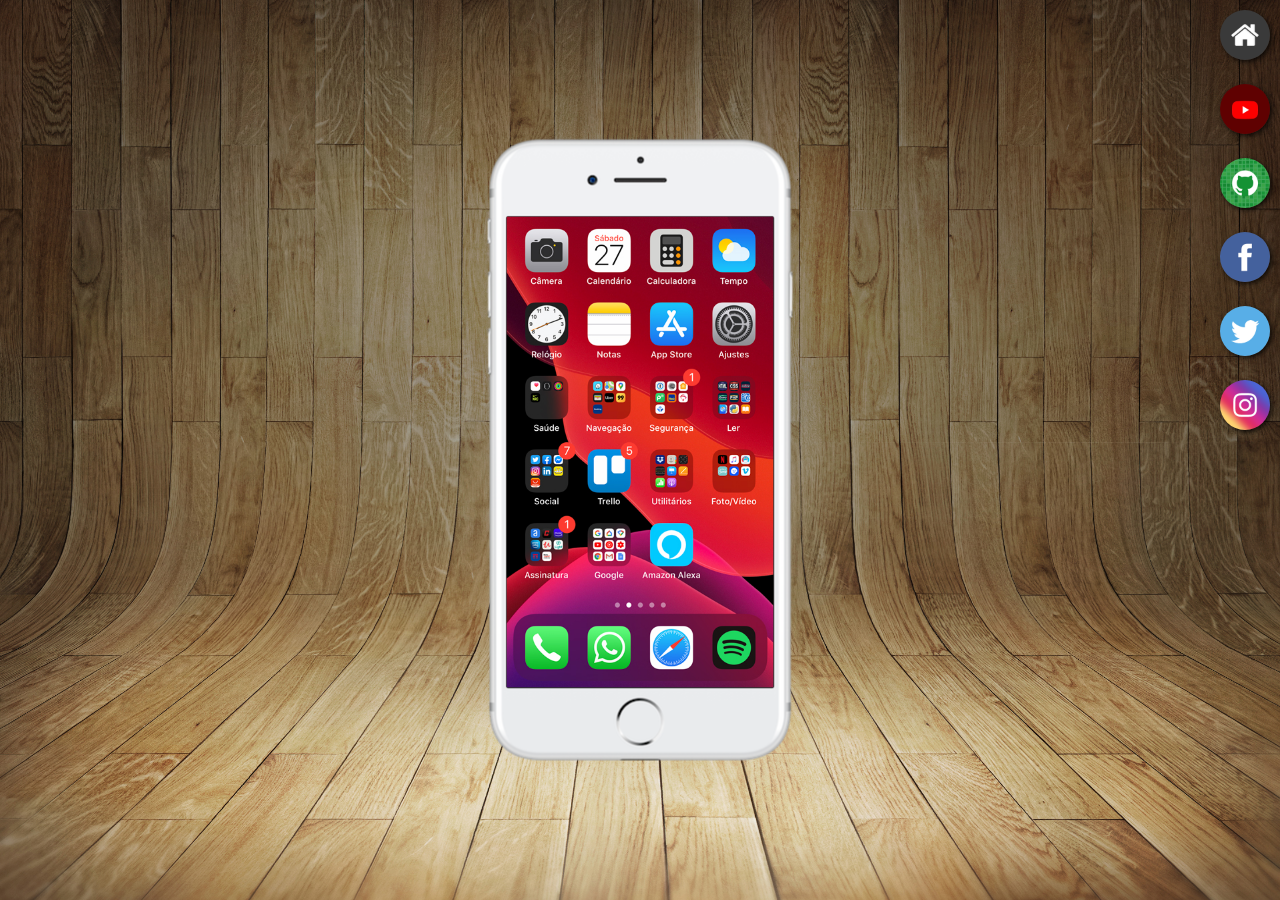
<file: index.html>
<!DOCTYPE html>
<html lang="pt-br">
<head>
    <meta charset="UTF-8">
    <meta http-equiv="X-UA-Compatible" content="IE=edge">
    <meta name="viewport" content="width=device-width, initial-scale=1.0">
    <link rel="shortcut icon" href="favicon.ico" type="image/x-icon">
    <link rel="stylesheet" href="estilos/style.css">
    <title>Projeto Redes Sociais</title>
</head>
<body>
    <main>
        <section id="telefone">
            <iframe src="home.html" name="tela" id="tela" frameborder="0">
                navegador não é compativel
            </iframe>
        </section>
        <section id="redes-sociais" >
            <a href="home.html" target="tela" >
                <img src="imagens/logo-home.jpg" alt="Home">
            </a><br>
            <a href="youtube.html" target="tela">
                <img src="imagens/logo-youtube.jpg" alt="YouTube">
            </a><br>
            <a href="github.html" target="tela">
                <img src="imagens/logo-github.jpg" alt="Github">
            </a><br>
            <a href="facebook.html" target="tela">
                <img src="imagens/logo-facebook.jpg" alt="Facebook">
            </a><br>
            <a href="twitter.html" target="tela">
                <img src="imagens/logo-twitter.jpg" alt="Twitter">
            </a><br>
            <a href="instagram.html" target="tela">
                <img src="imagens/logo-instagram.jpg" alt="Instagram">
            </a>
        </section>
    </main>
</body>
</html>
</file>
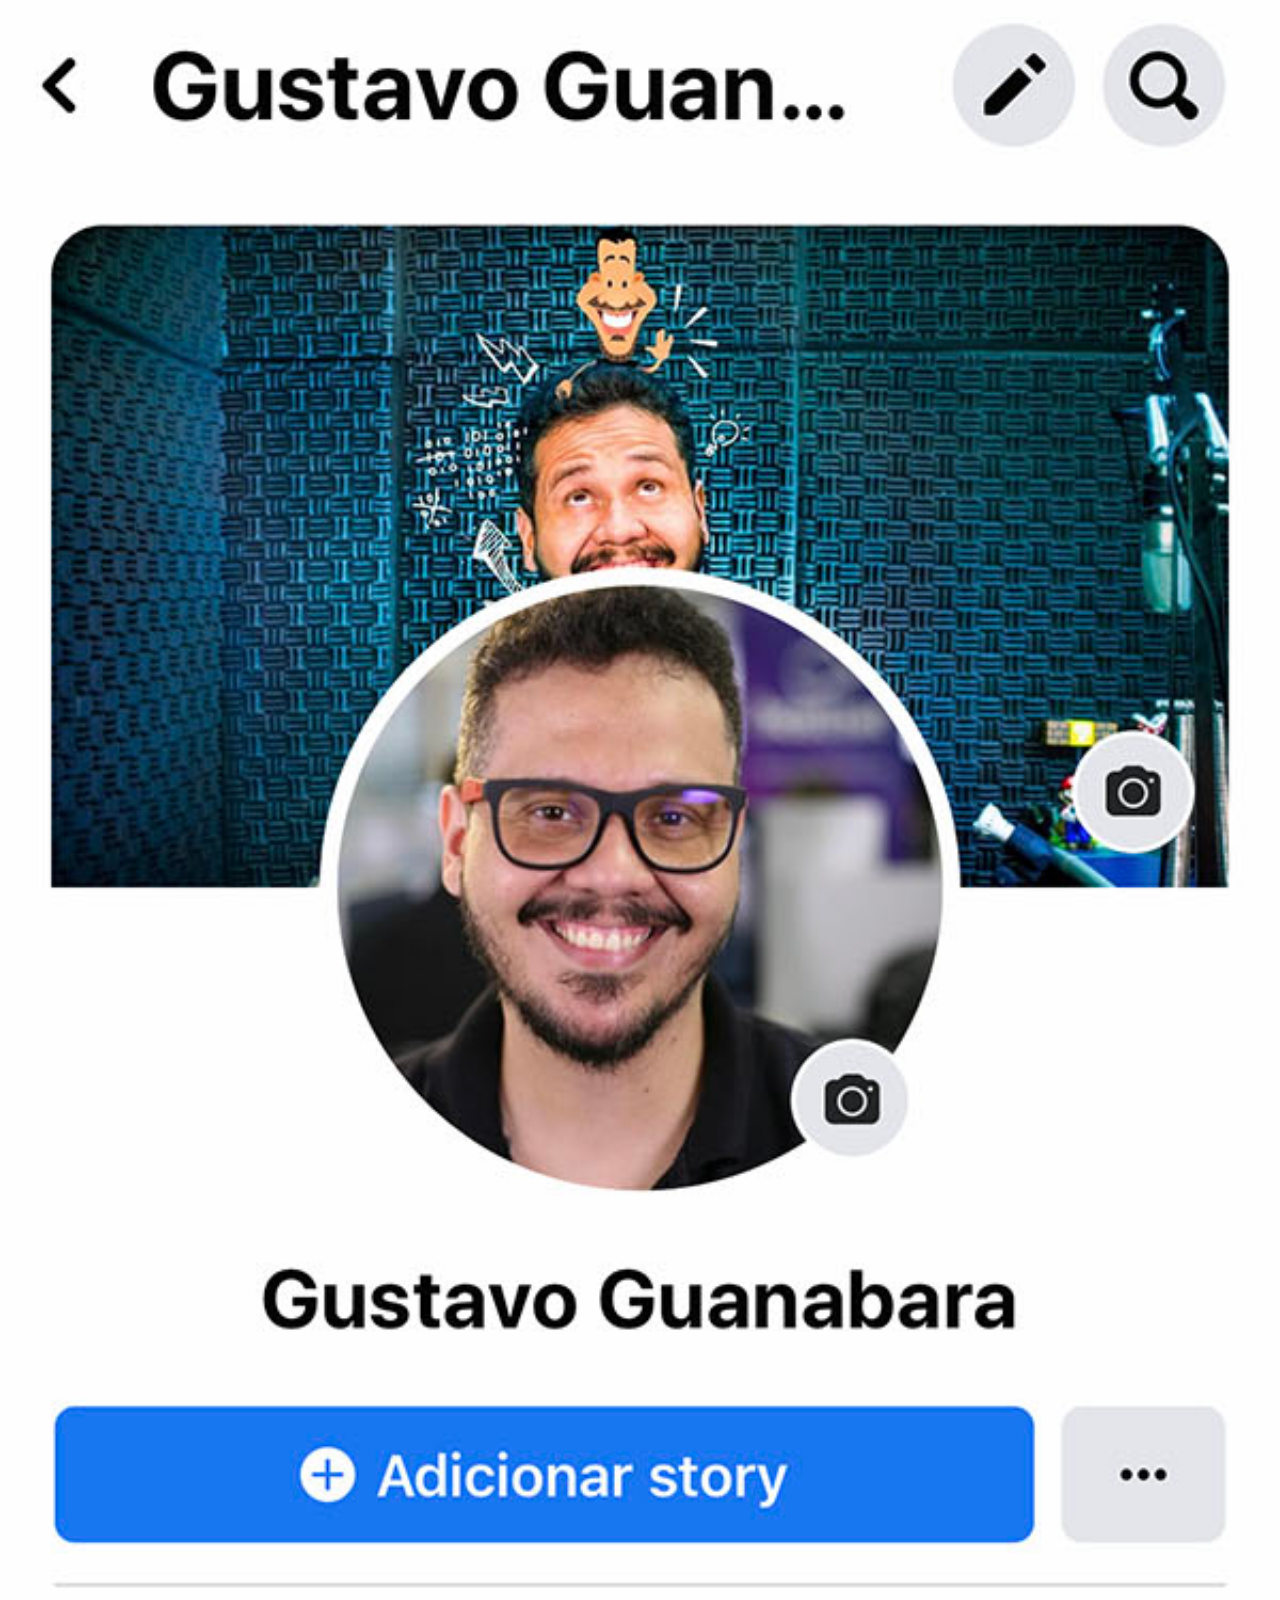
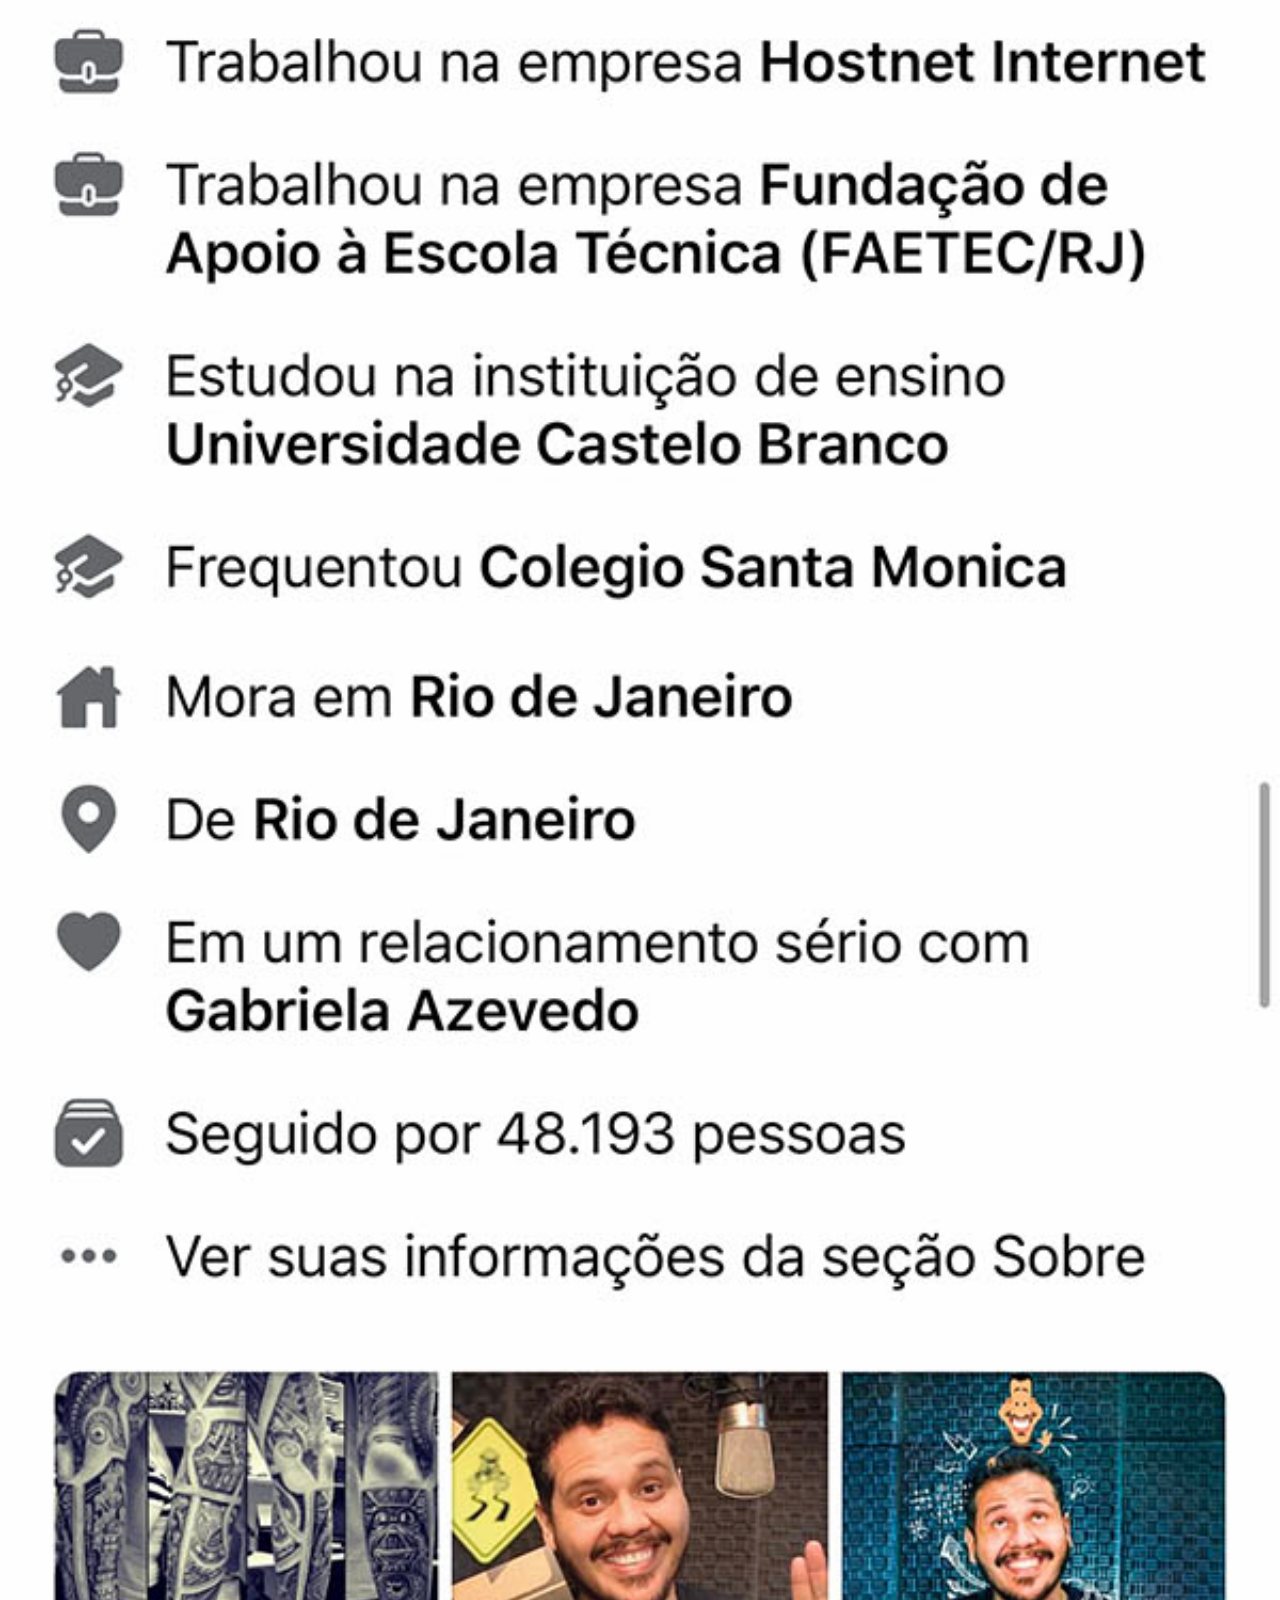
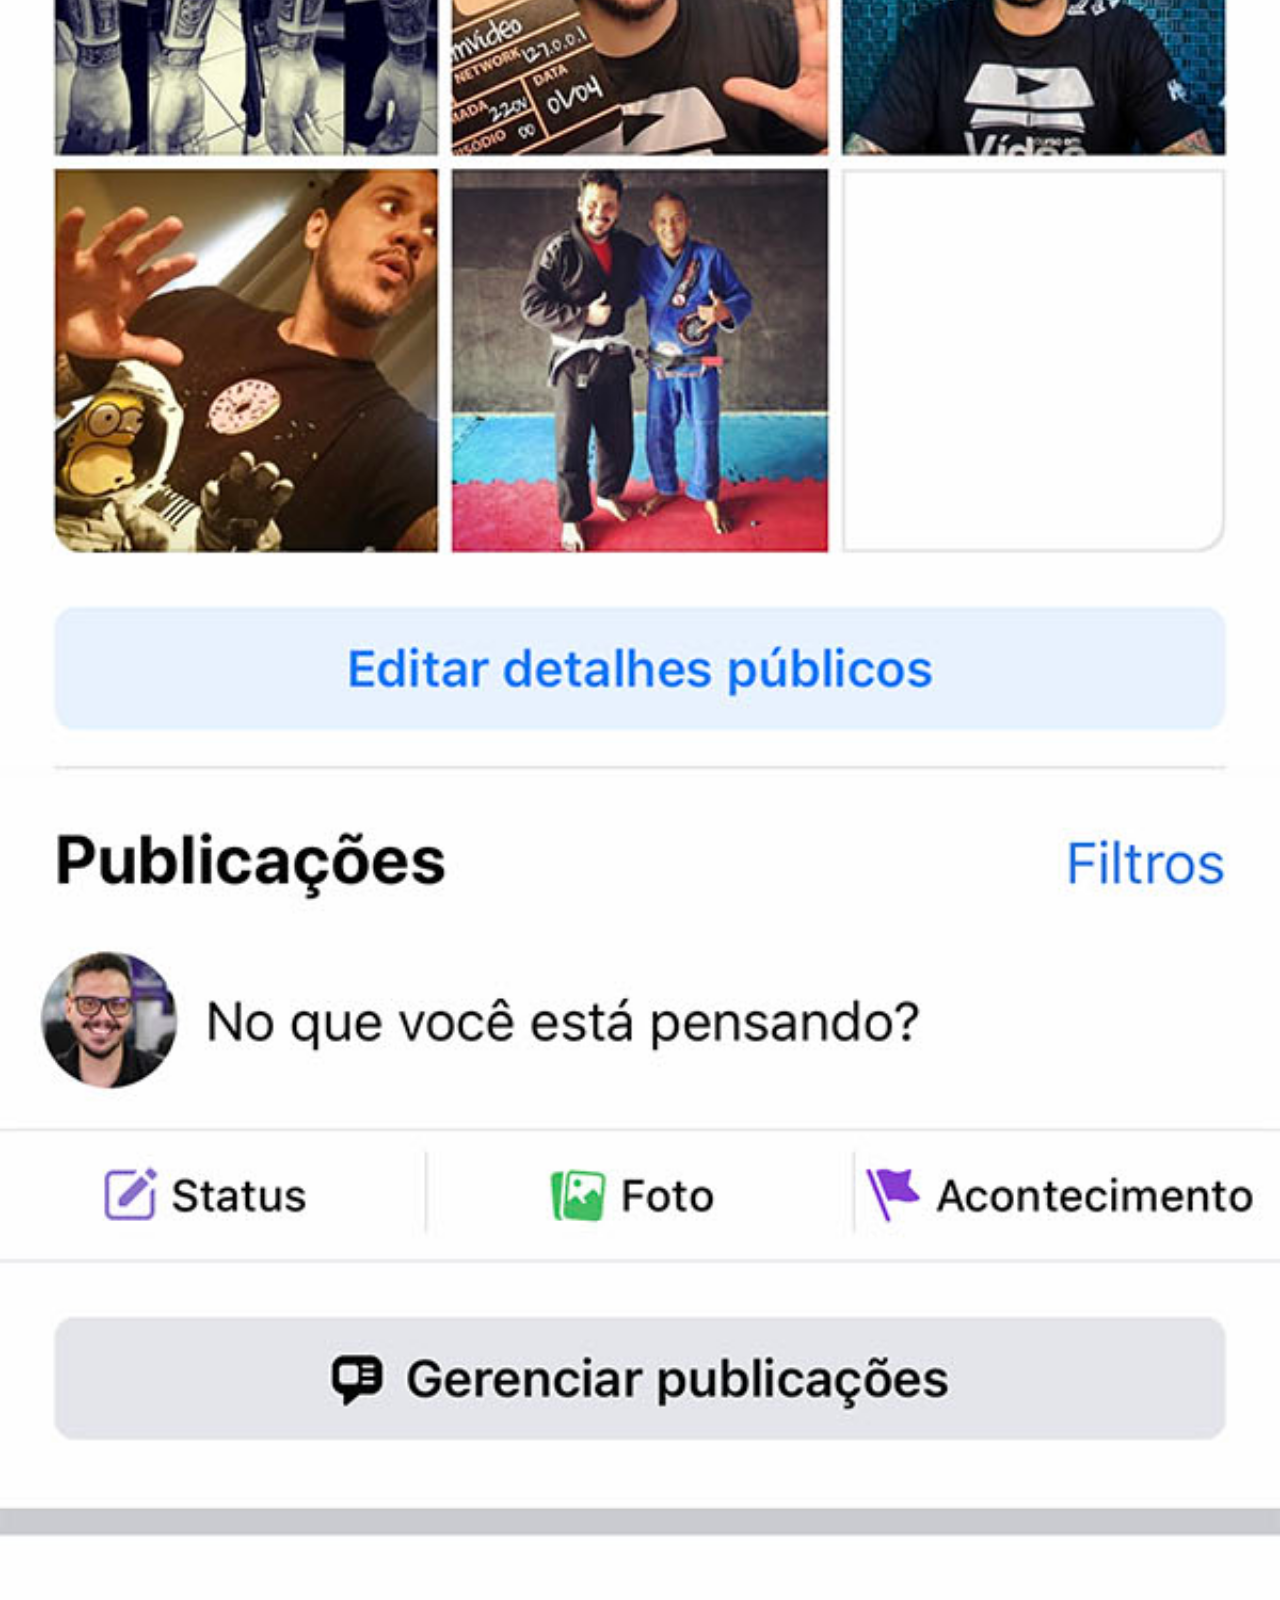
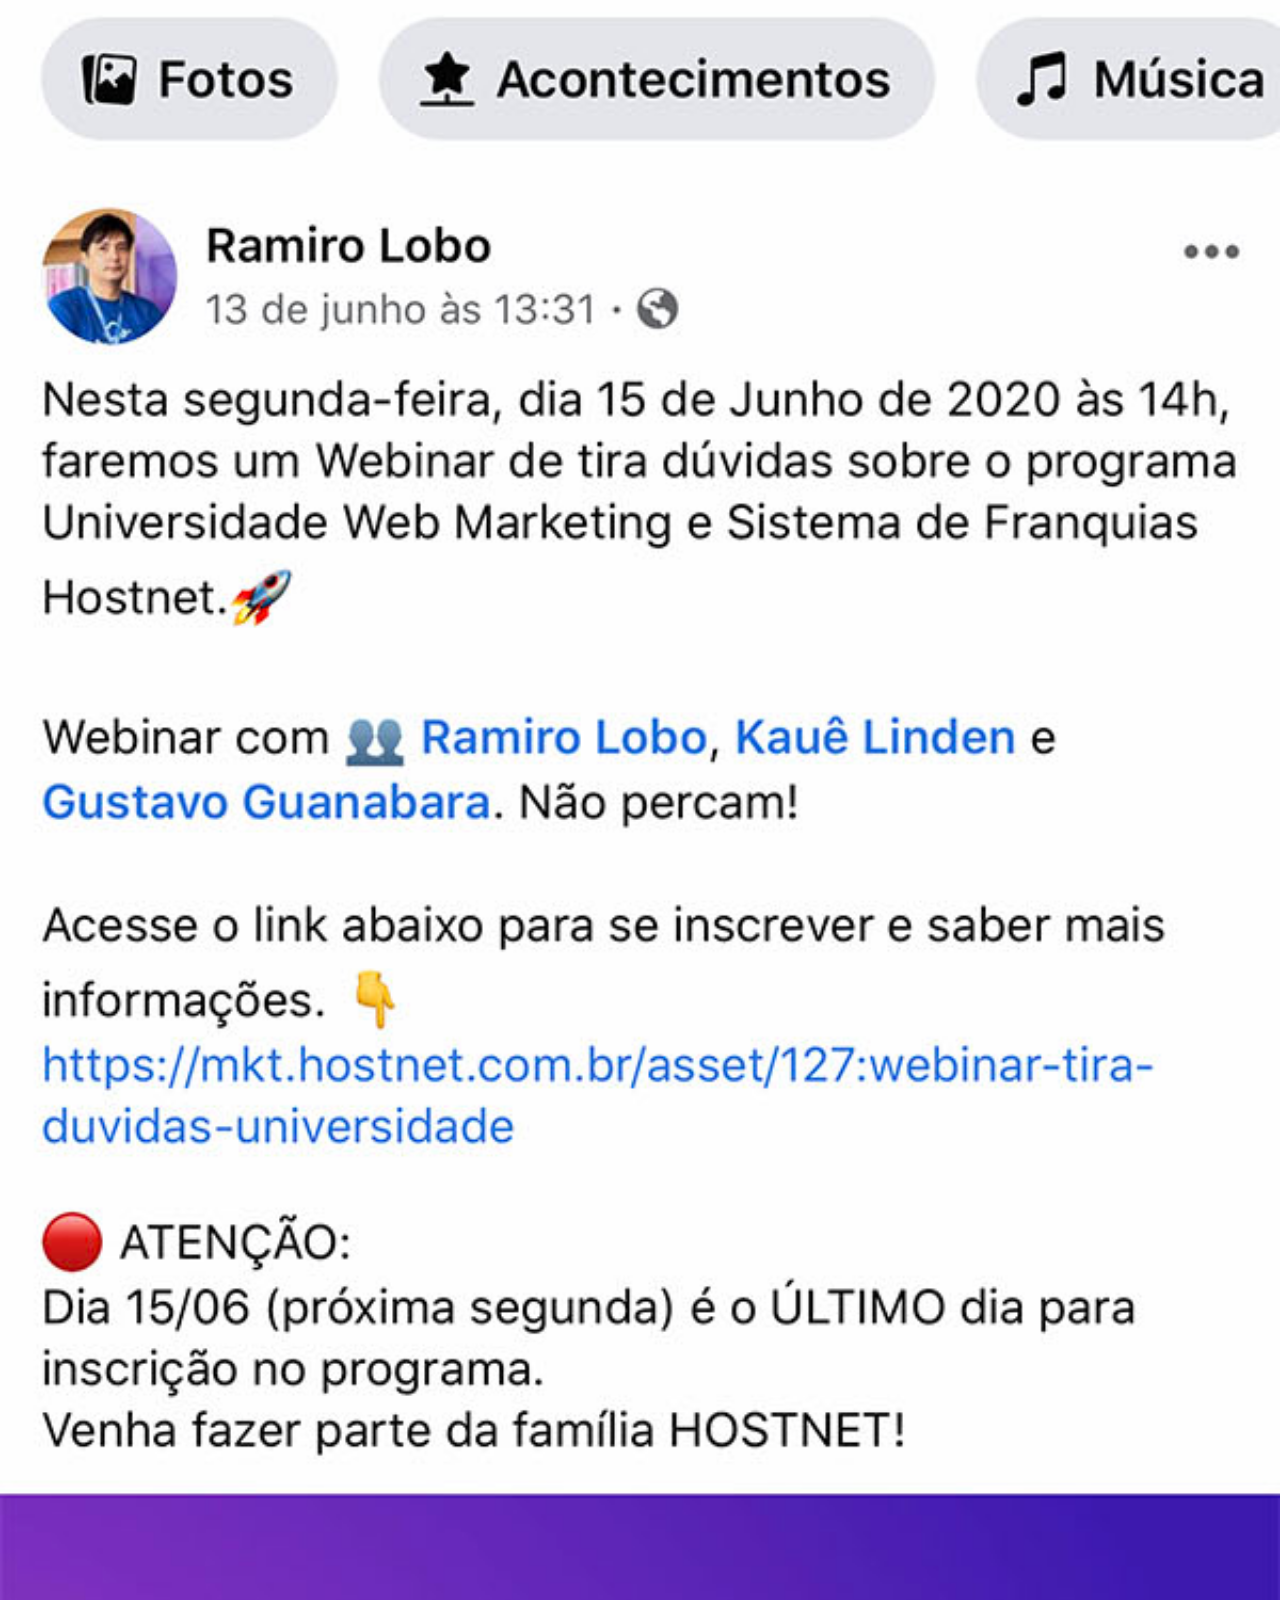
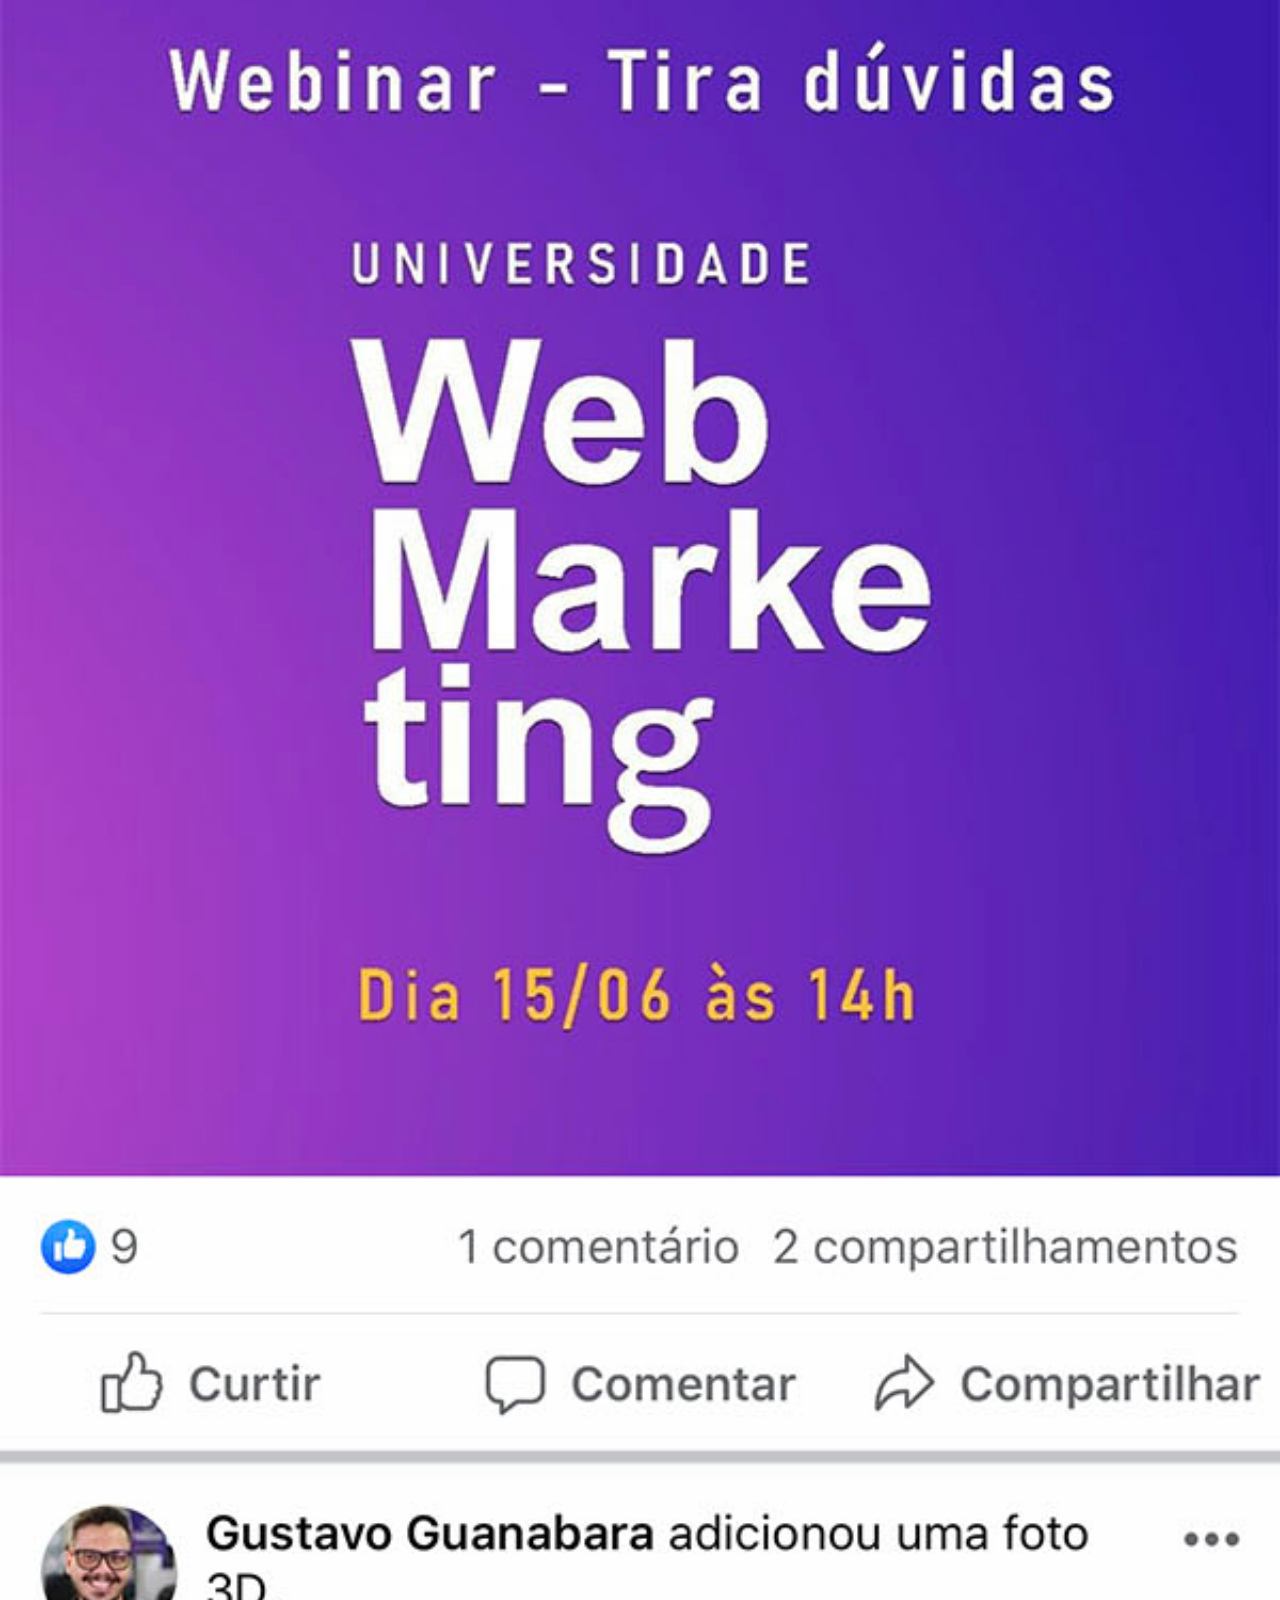
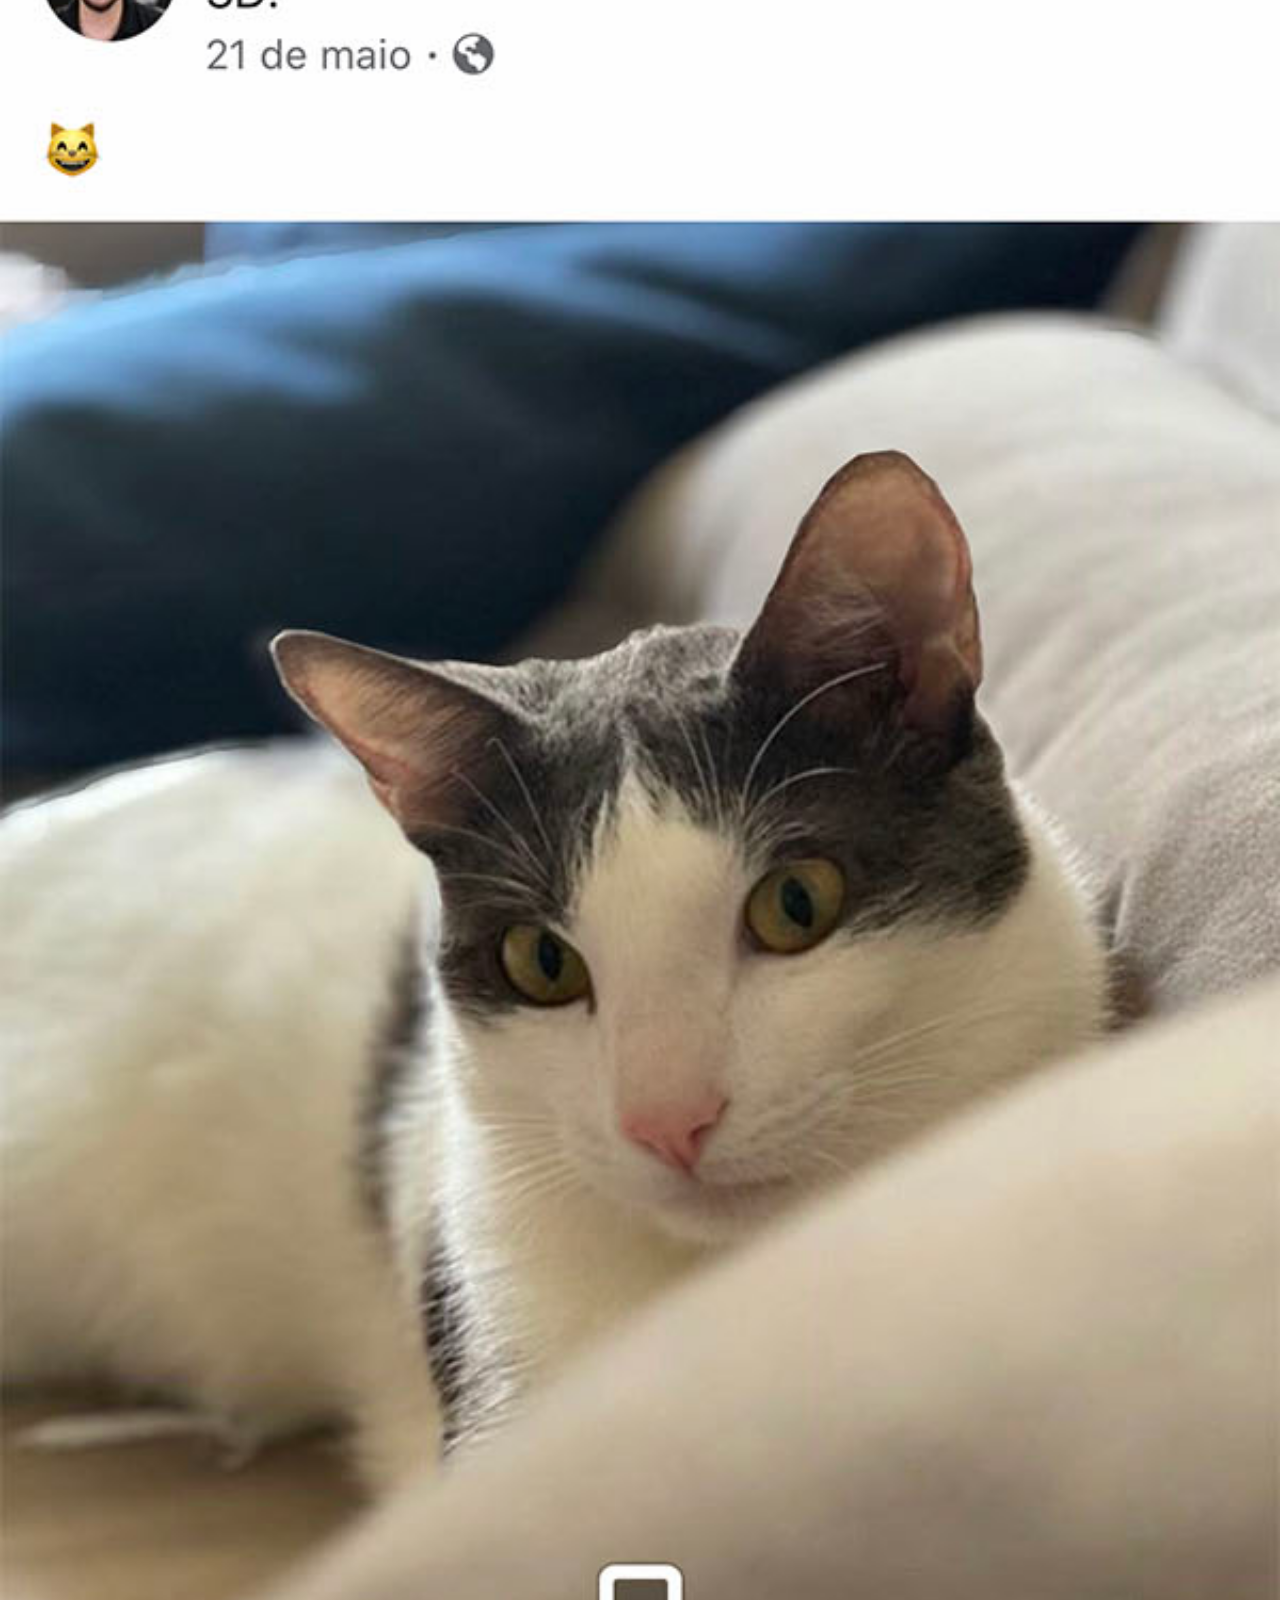
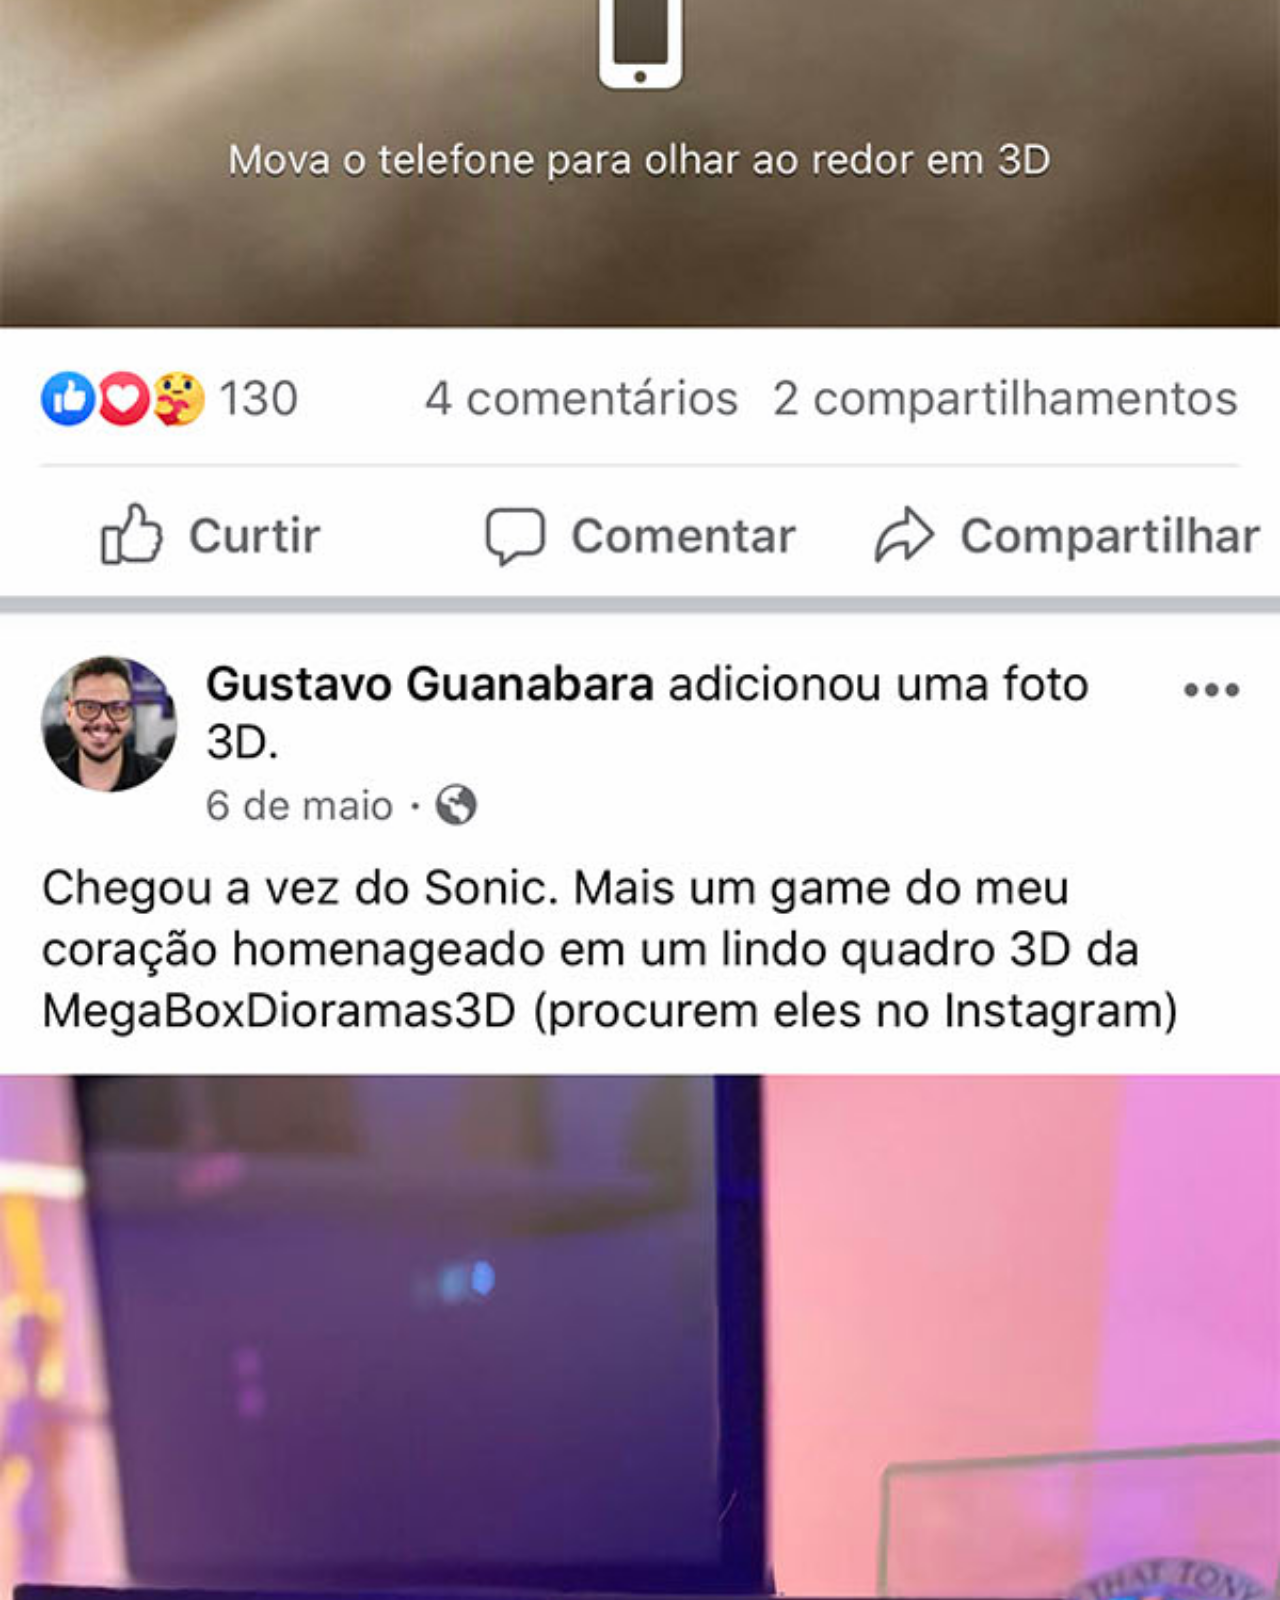
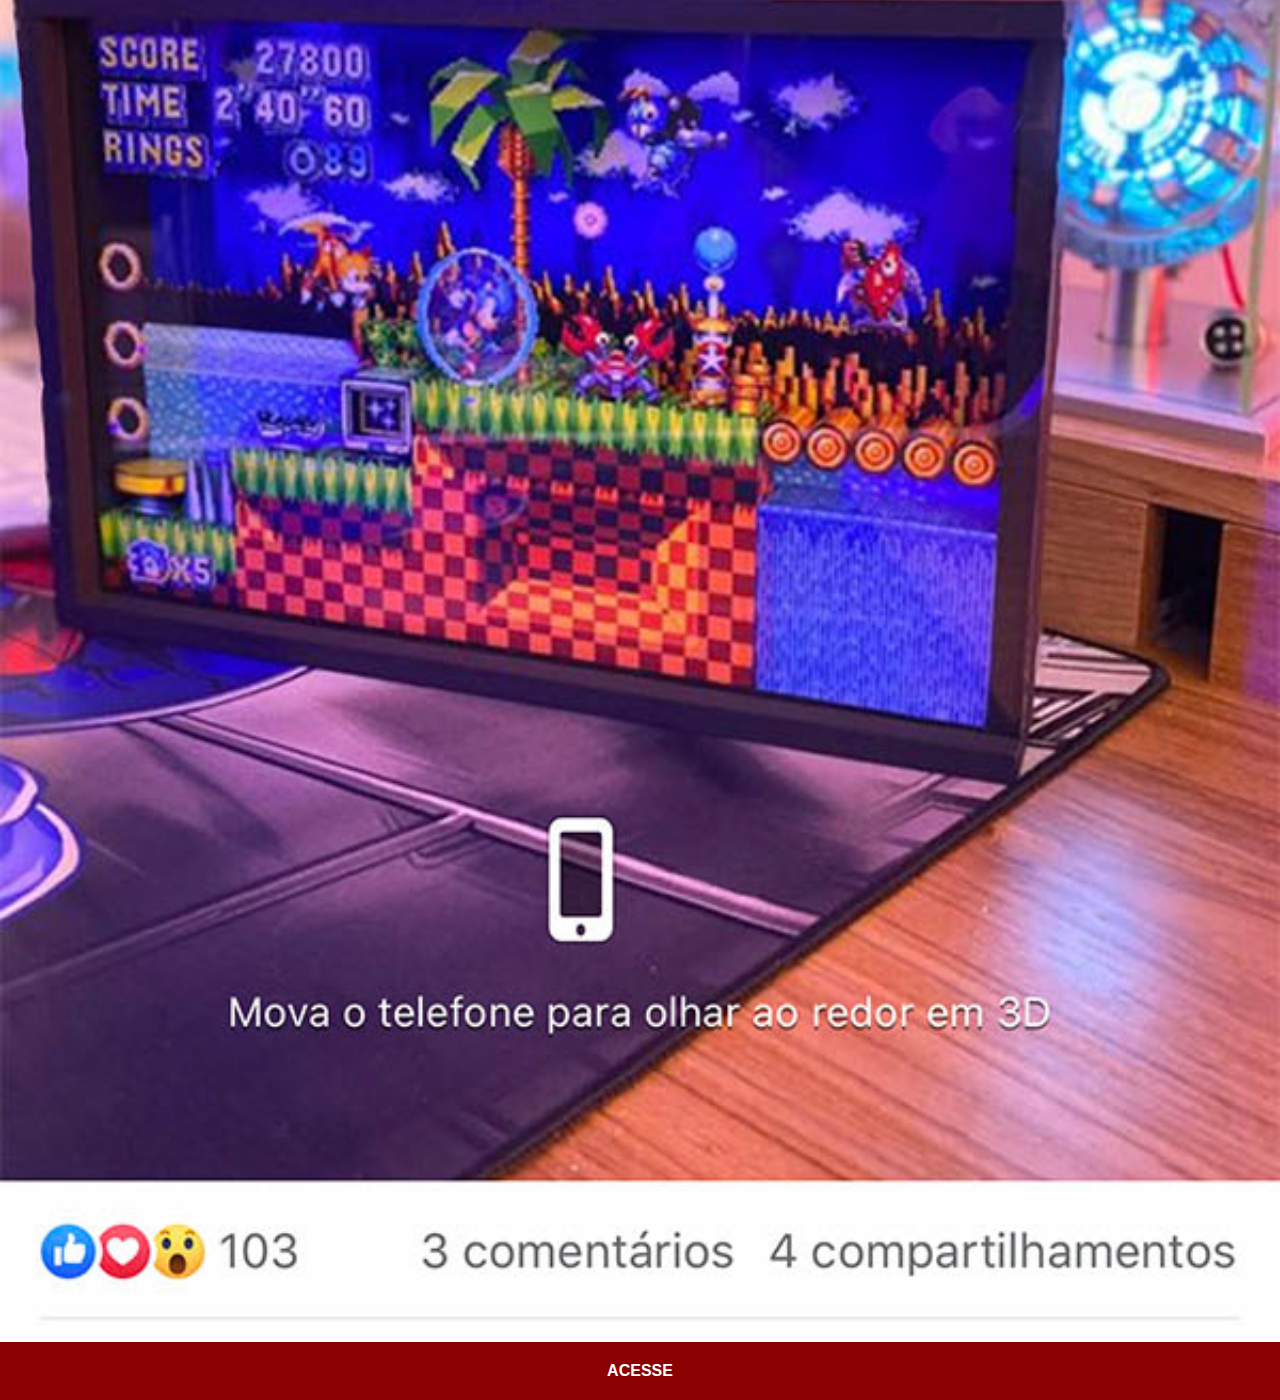
<file: facebook.html>
<!DOCTYPE html>
<html lang="pt-br">
<head>
    <meta charset="UTF-8">
    <meta http-equiv="X-UA-Compatible" content="IE=edge">
    <meta name="viewport" content="width=device-width, initial-scale=1.0">
    <link rel="stylesheet" href="estilos/social.css">
    <title>Facebook</title>
    
</head>
<body>
    <img src="imagens/tela-facebook.jpg" alt="Facebook">
    <a href="https://www.facebook.com/gustavoguanabara" target="_blank">ACESSE</a>
</body>
</html>
</file>
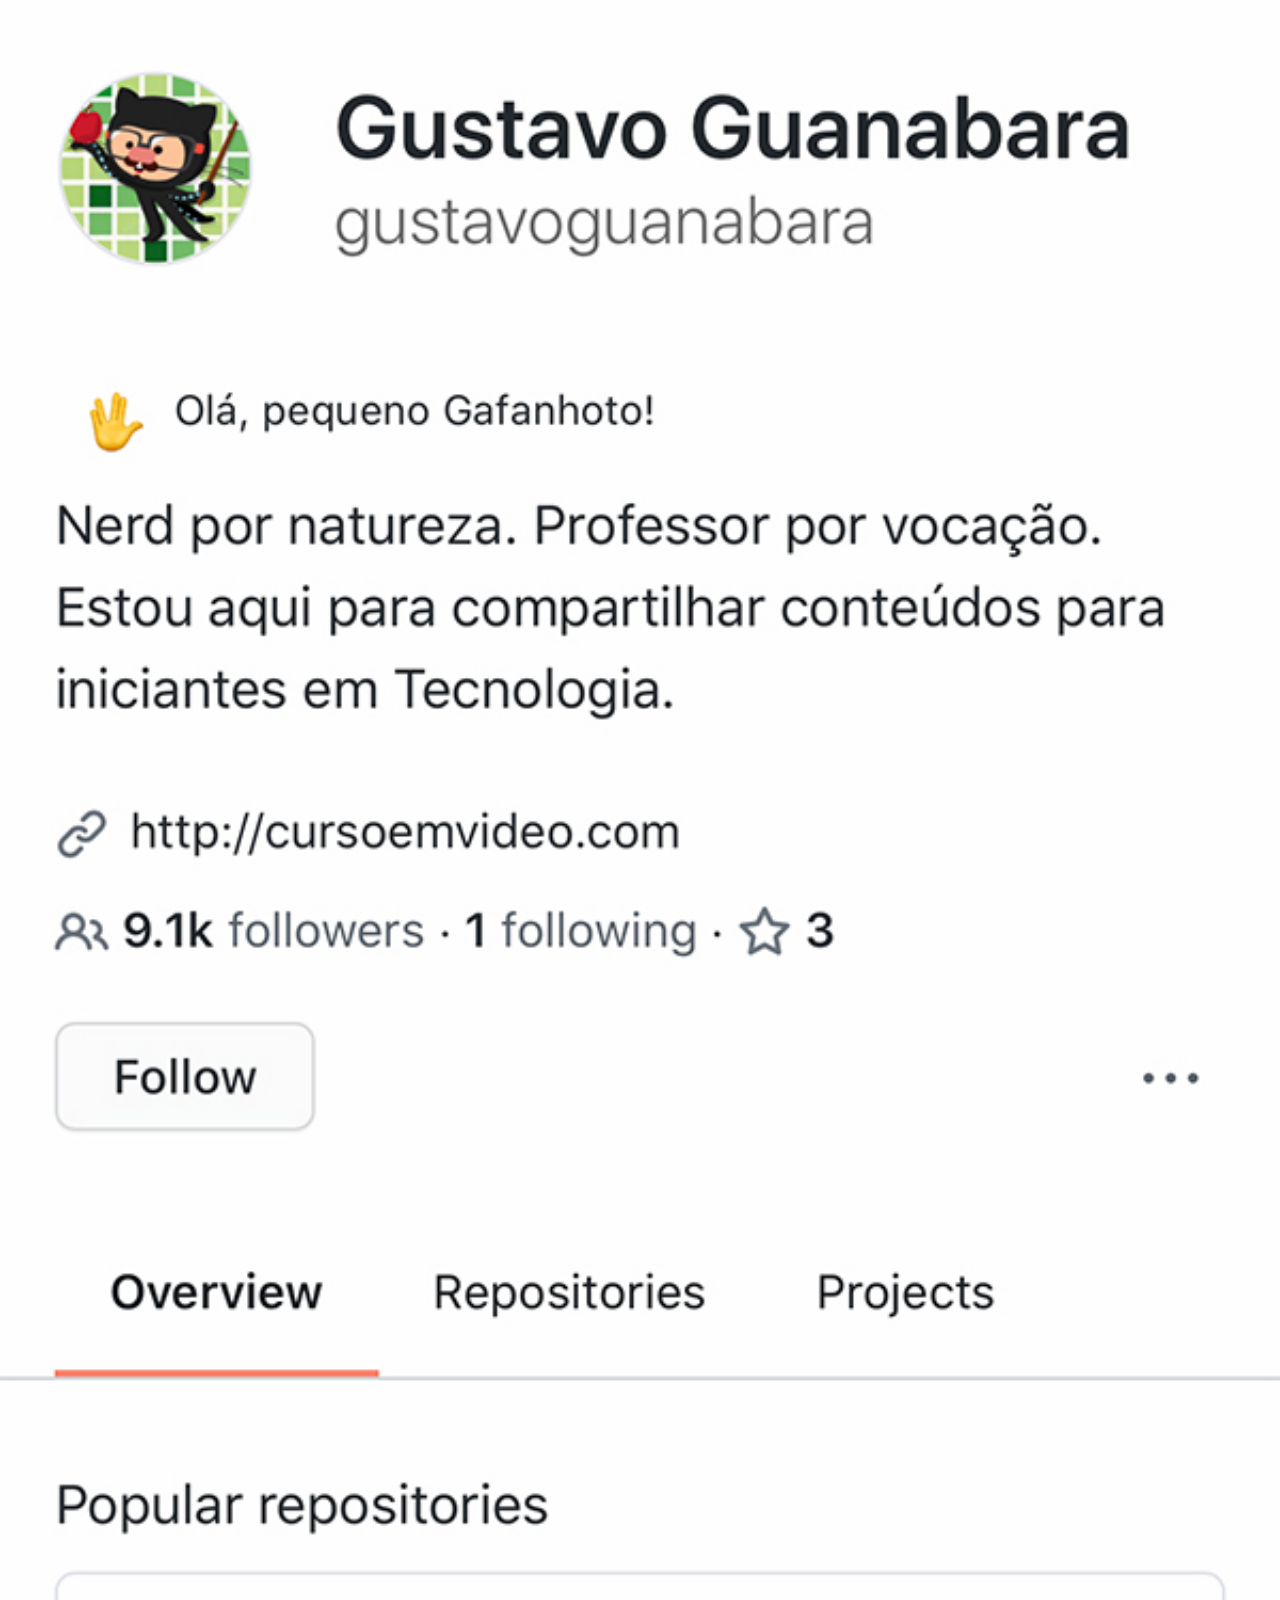
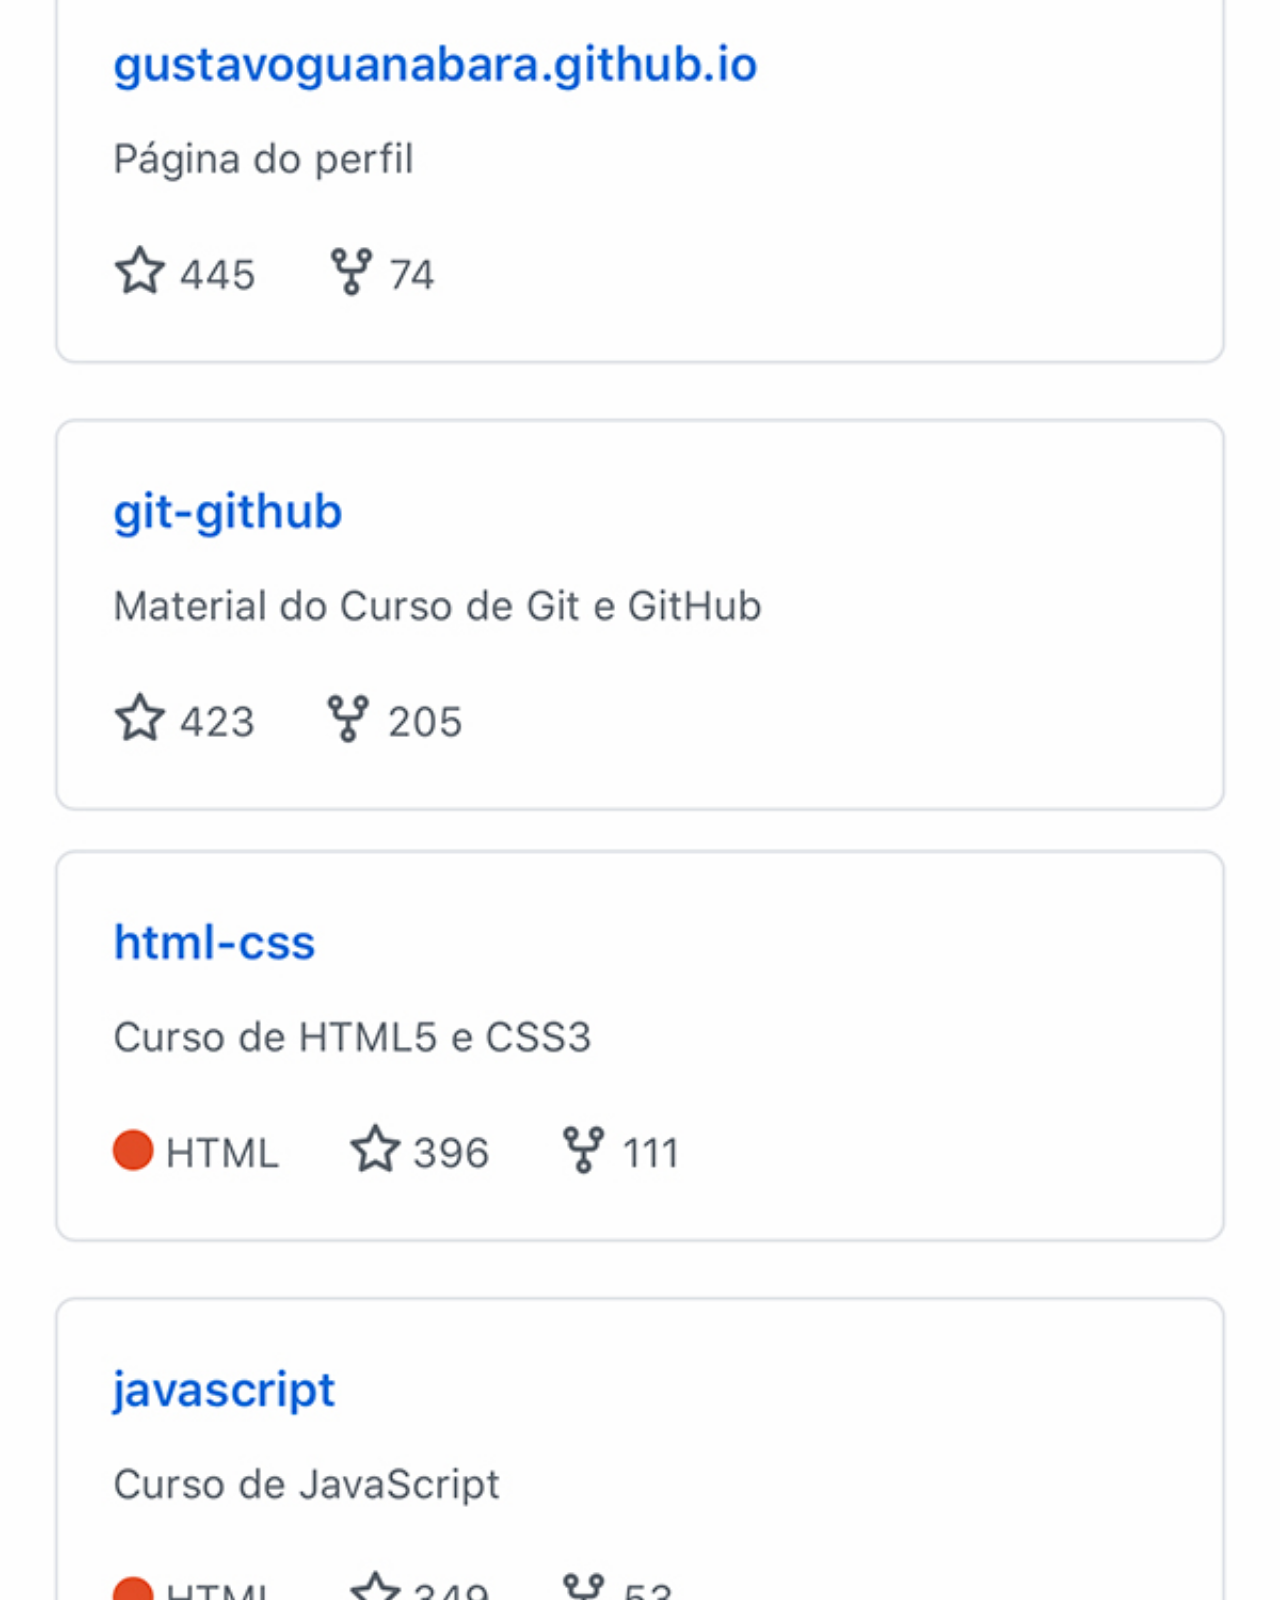
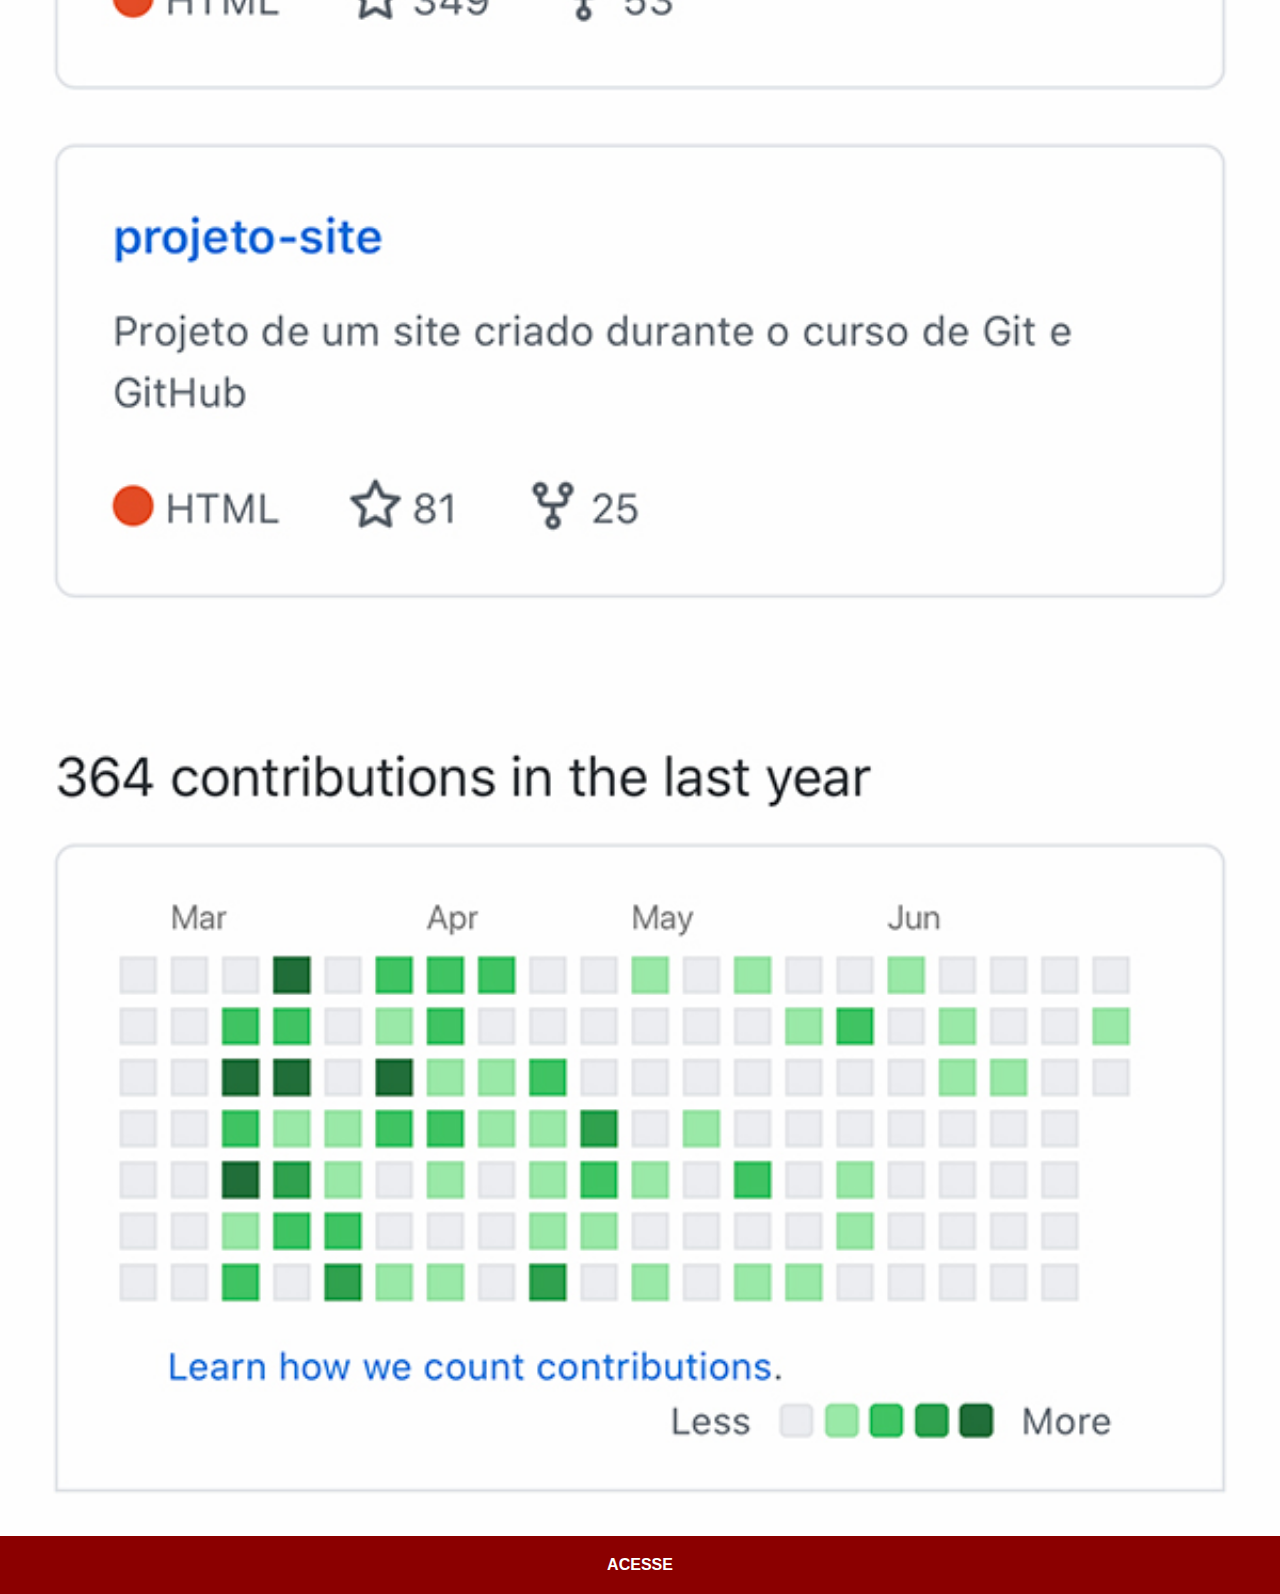
<file: github.html>
<!DOCTYPE html>
<html lang="pt-br">
<head>
    <meta charset="UTF-8">
    <meta http-equiv="X-UA-Compatible" content="IE=edge">
    <meta name="viewport" content="width=device-width, initial-scale=1.0">
    <title>Github</title>
    <link rel="stylesheet" href="estilos/social.css">
</head>
<body>
    <img src="imagens/tela-github.jpg" alt="Github">
    <a href="https://github.com/deySantos" target="_blank"> ACESSE </a>
</body>
</html>
</file>
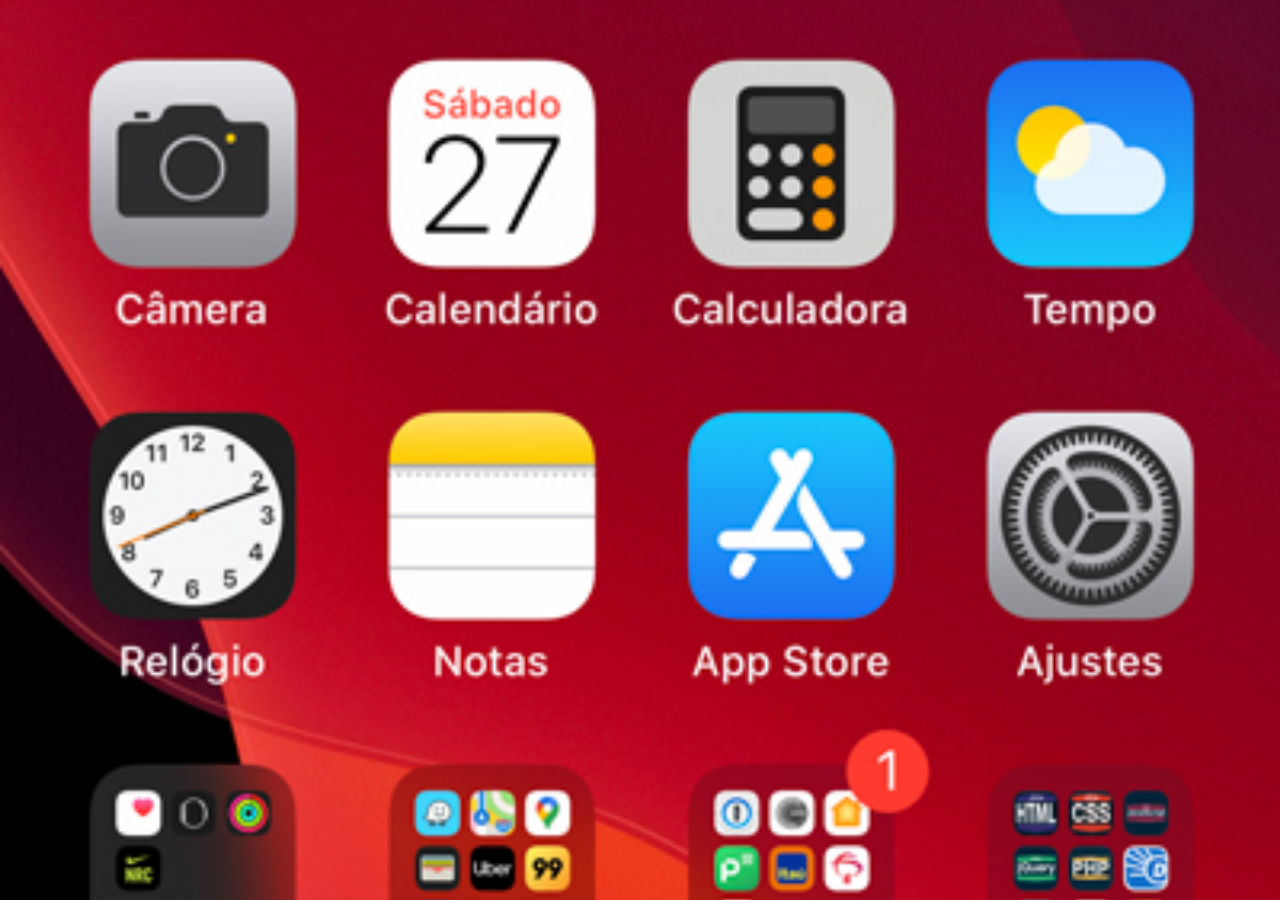
<file: home.html>
<!DOCTYPE html>
<html lang="pt-br">
<head>
    <meta charset="UTF-8">
    <meta http-equiv="X-UA-Compatible" content="IE=edge">
    <meta name="viewport" content="width=device-width, initial-scale=1.0">
    <title>Home</title>
</head>
<style>
    *{
        margin: 0px;
        padding: 0px;
    }

    body {
        width: 100vw;
        height: 100vh;
        background: black url(imagens/tela-home.jpg) no-repeat top center;
        background-size: cover;
    }
</style>
<body>
    
</body>
</html>
</file>
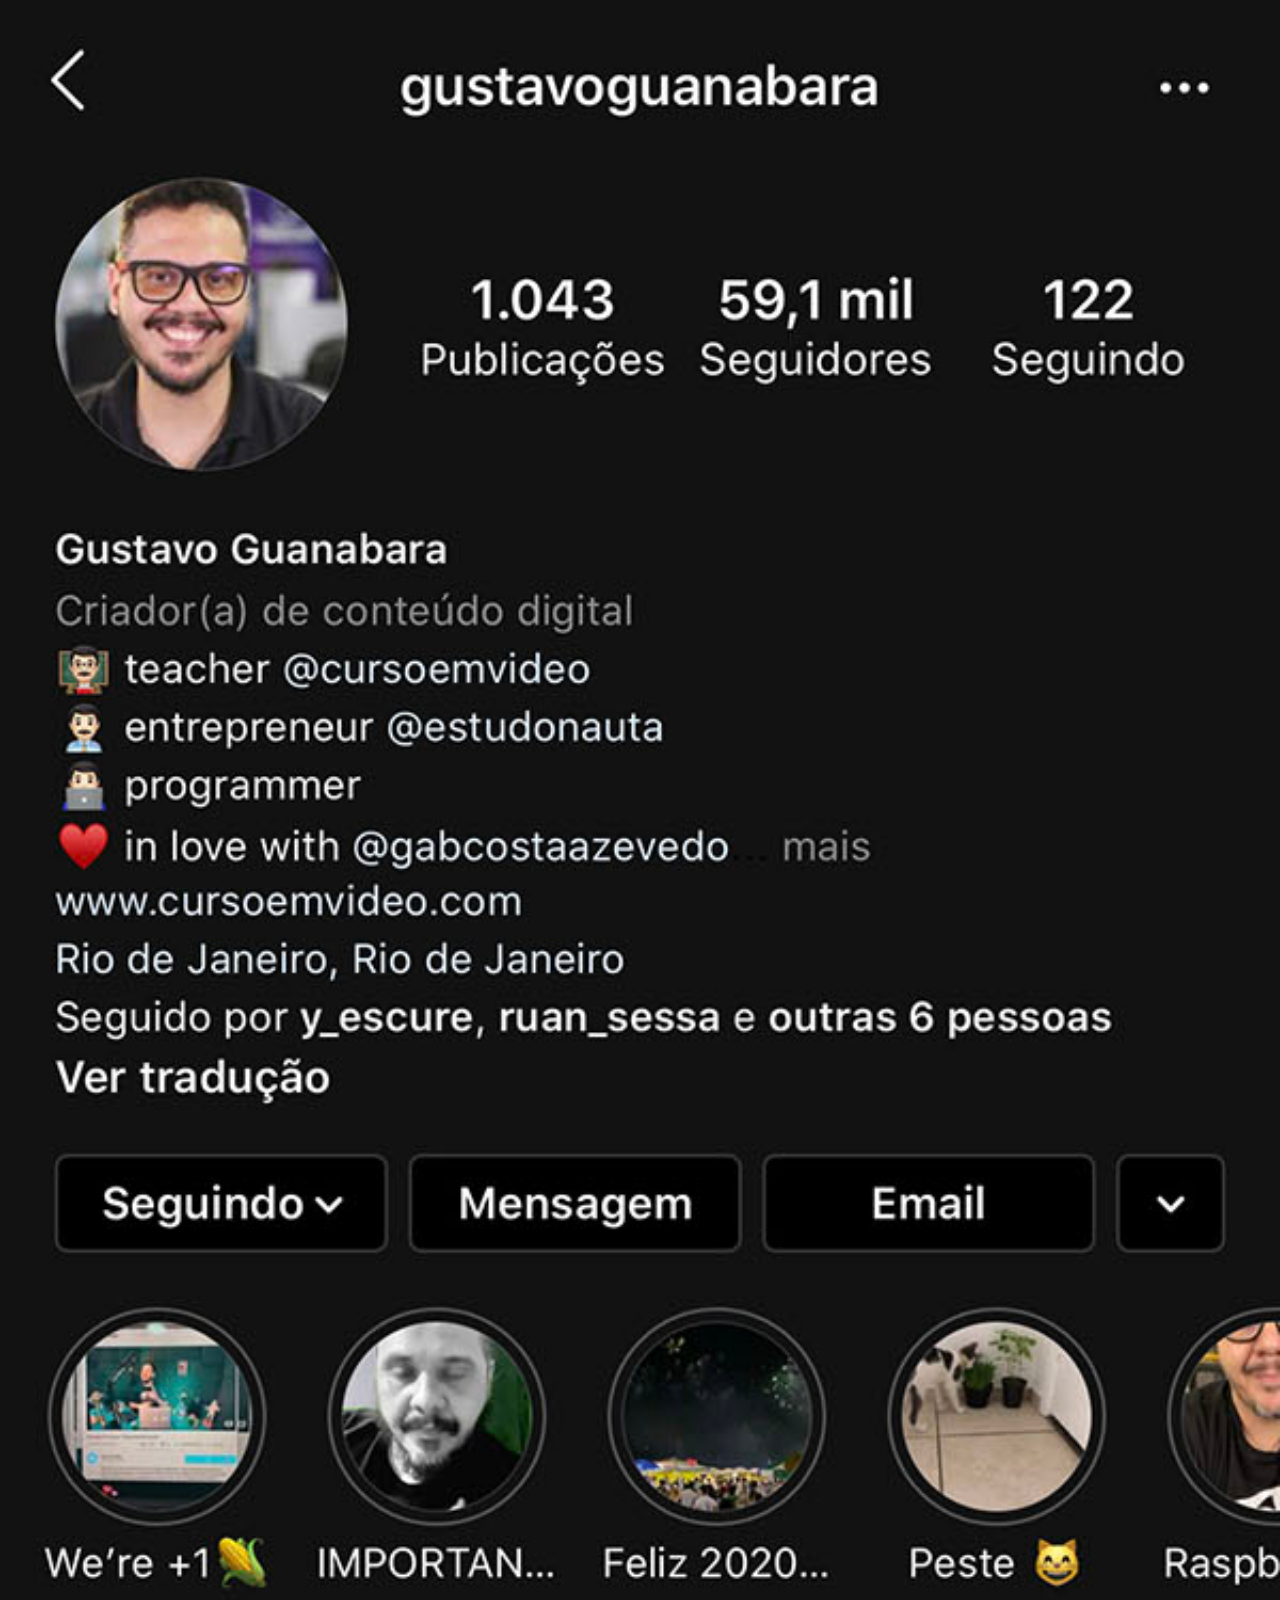
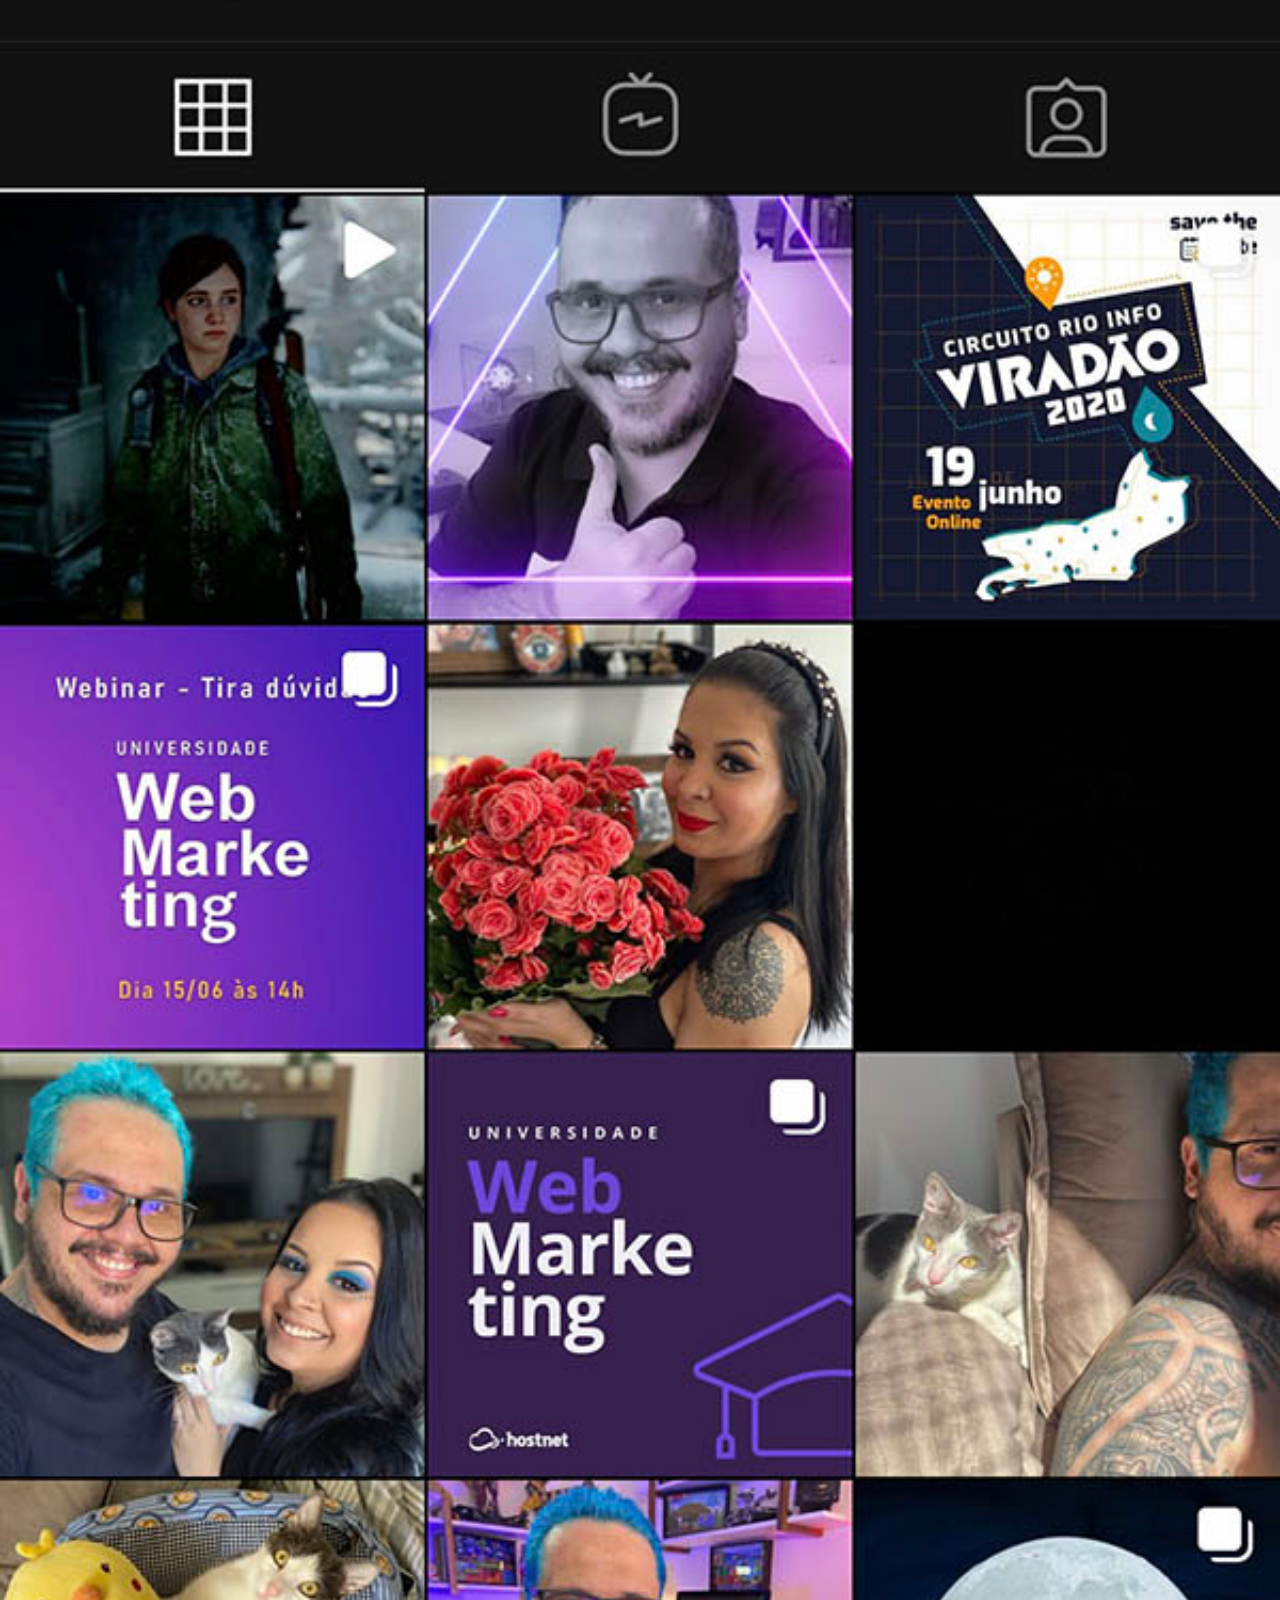
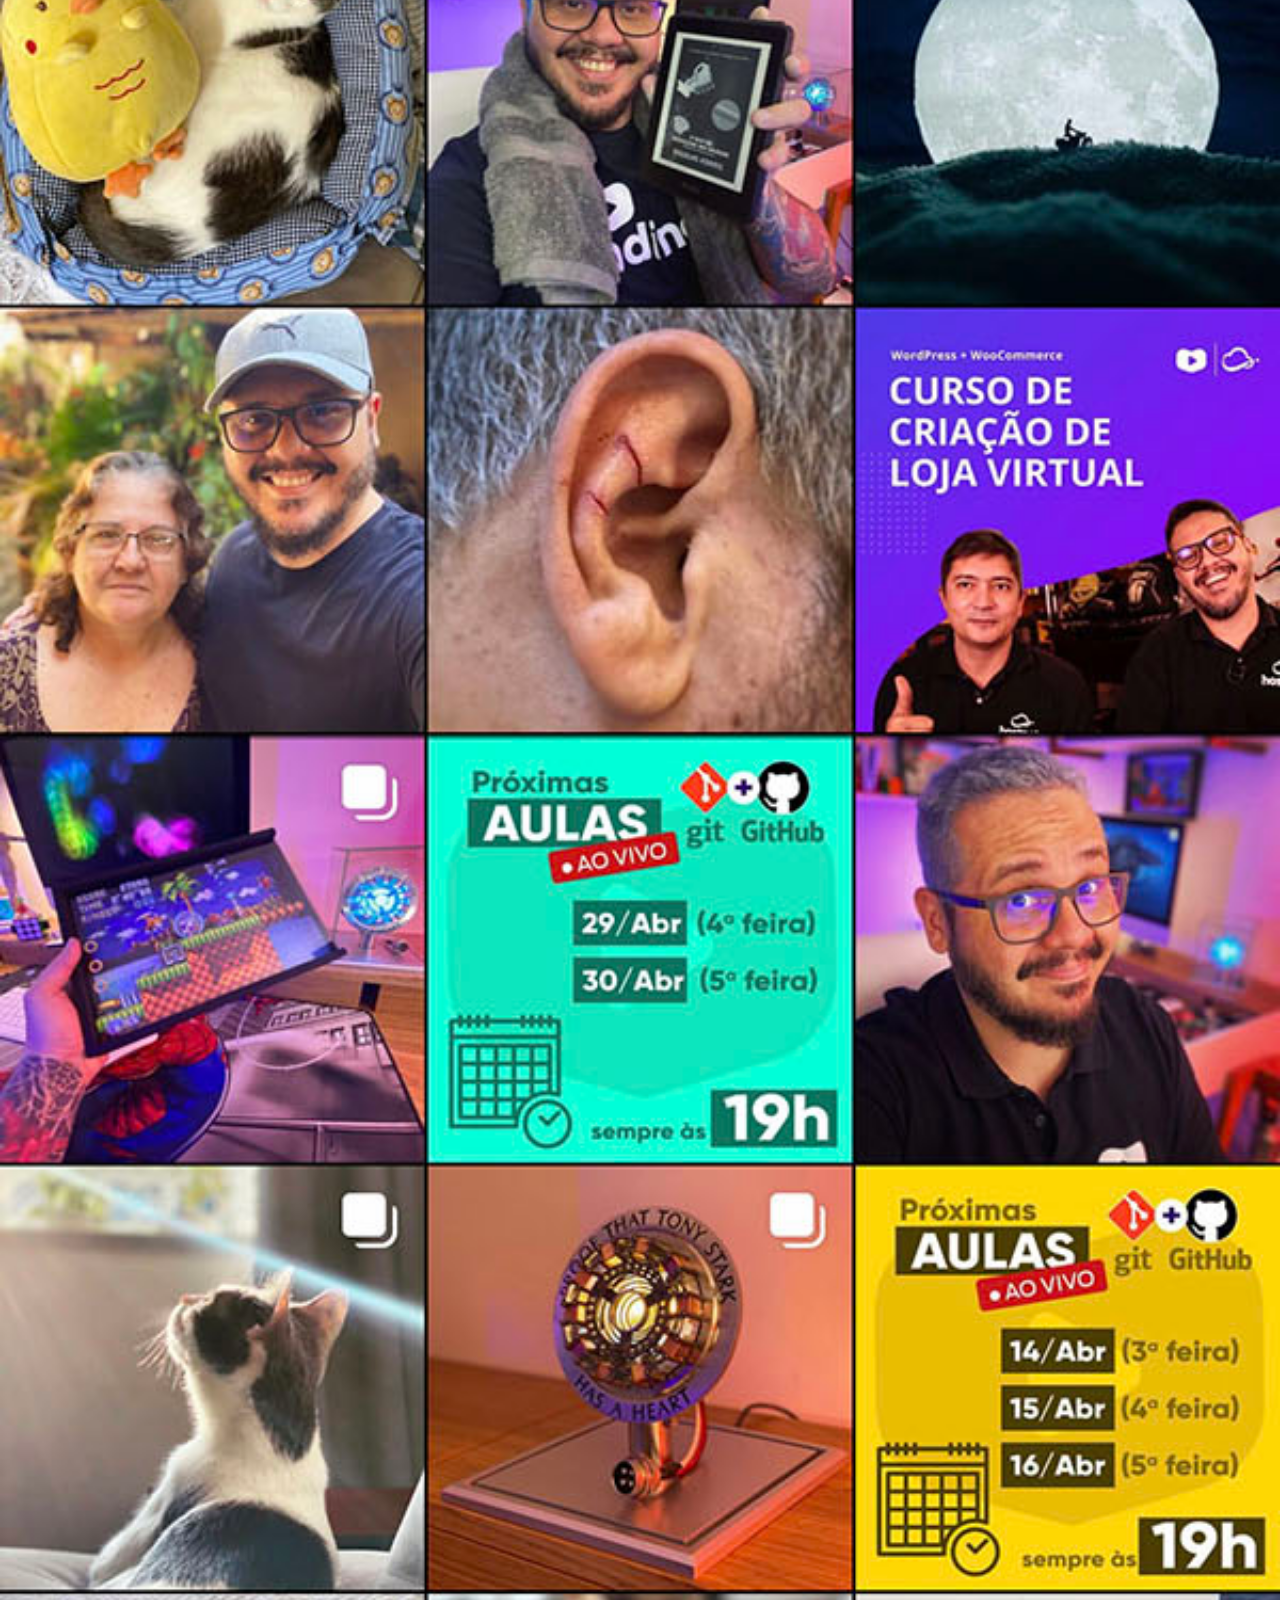
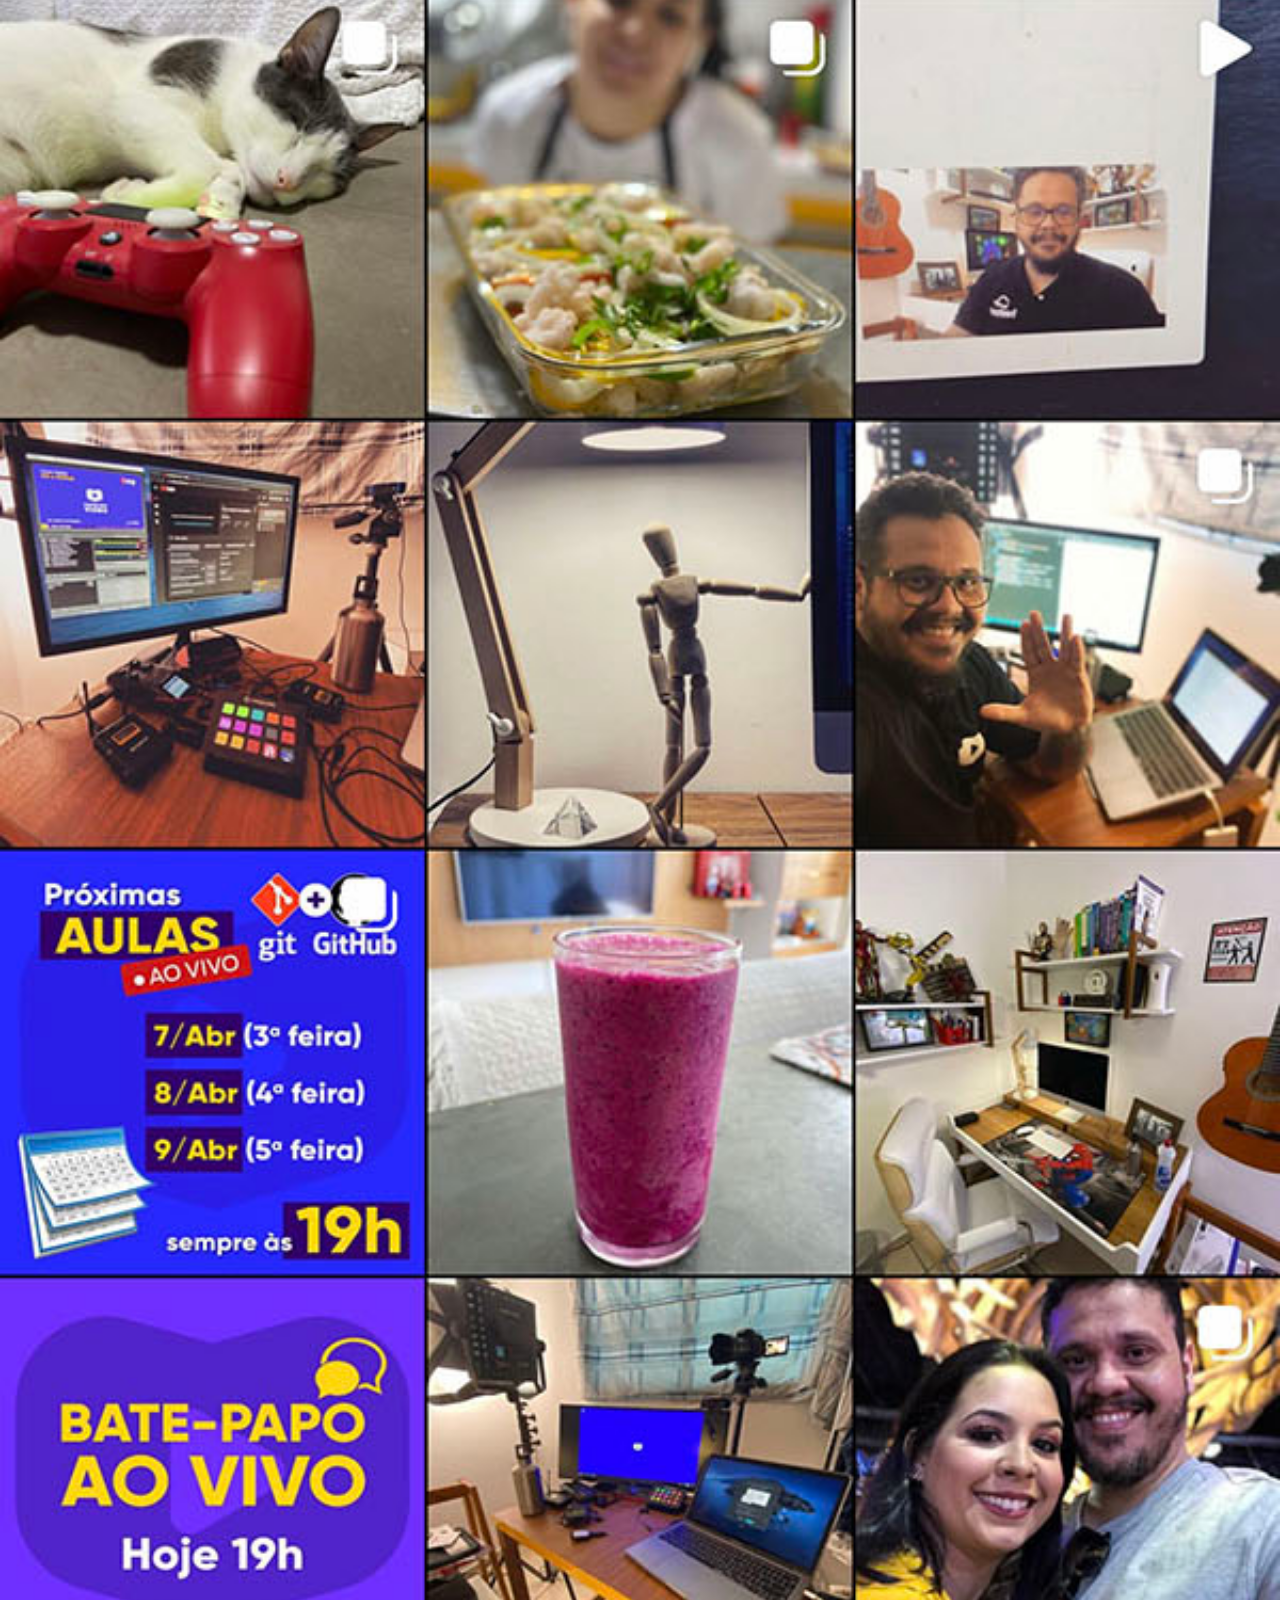
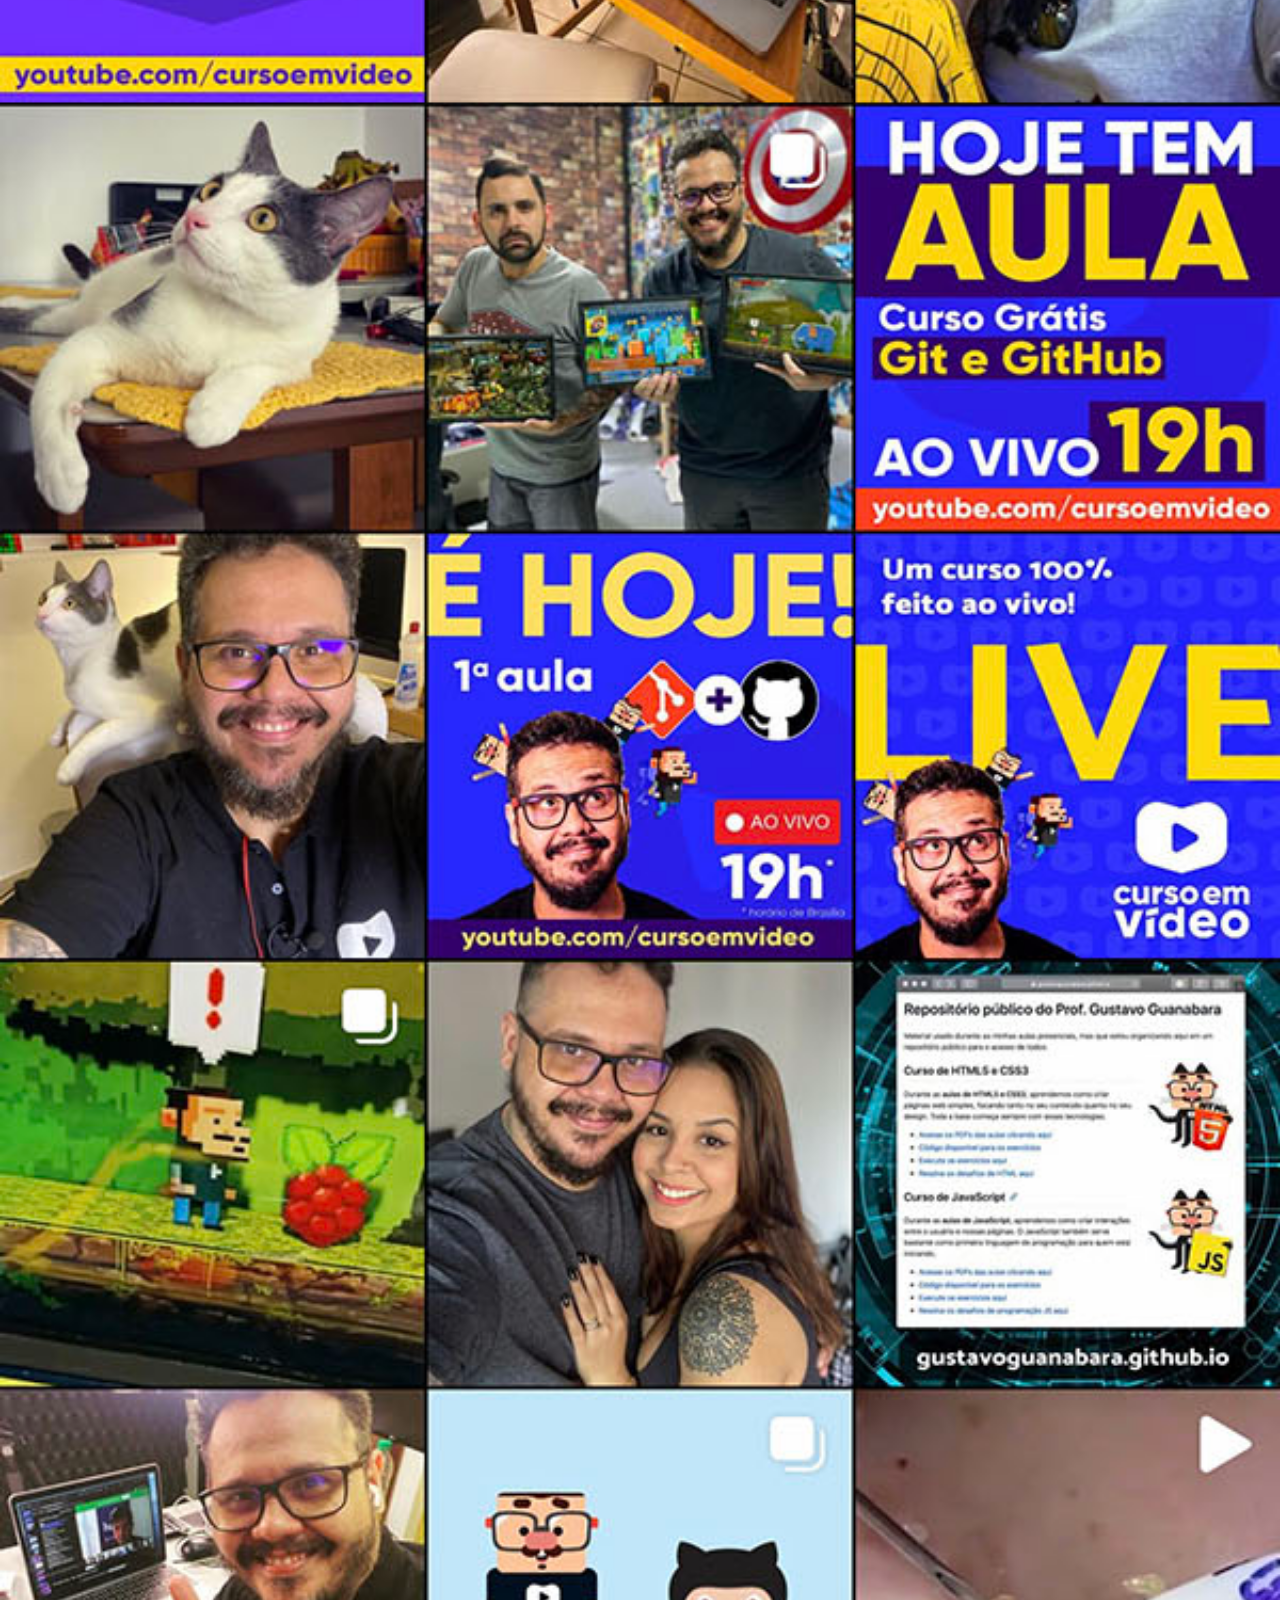
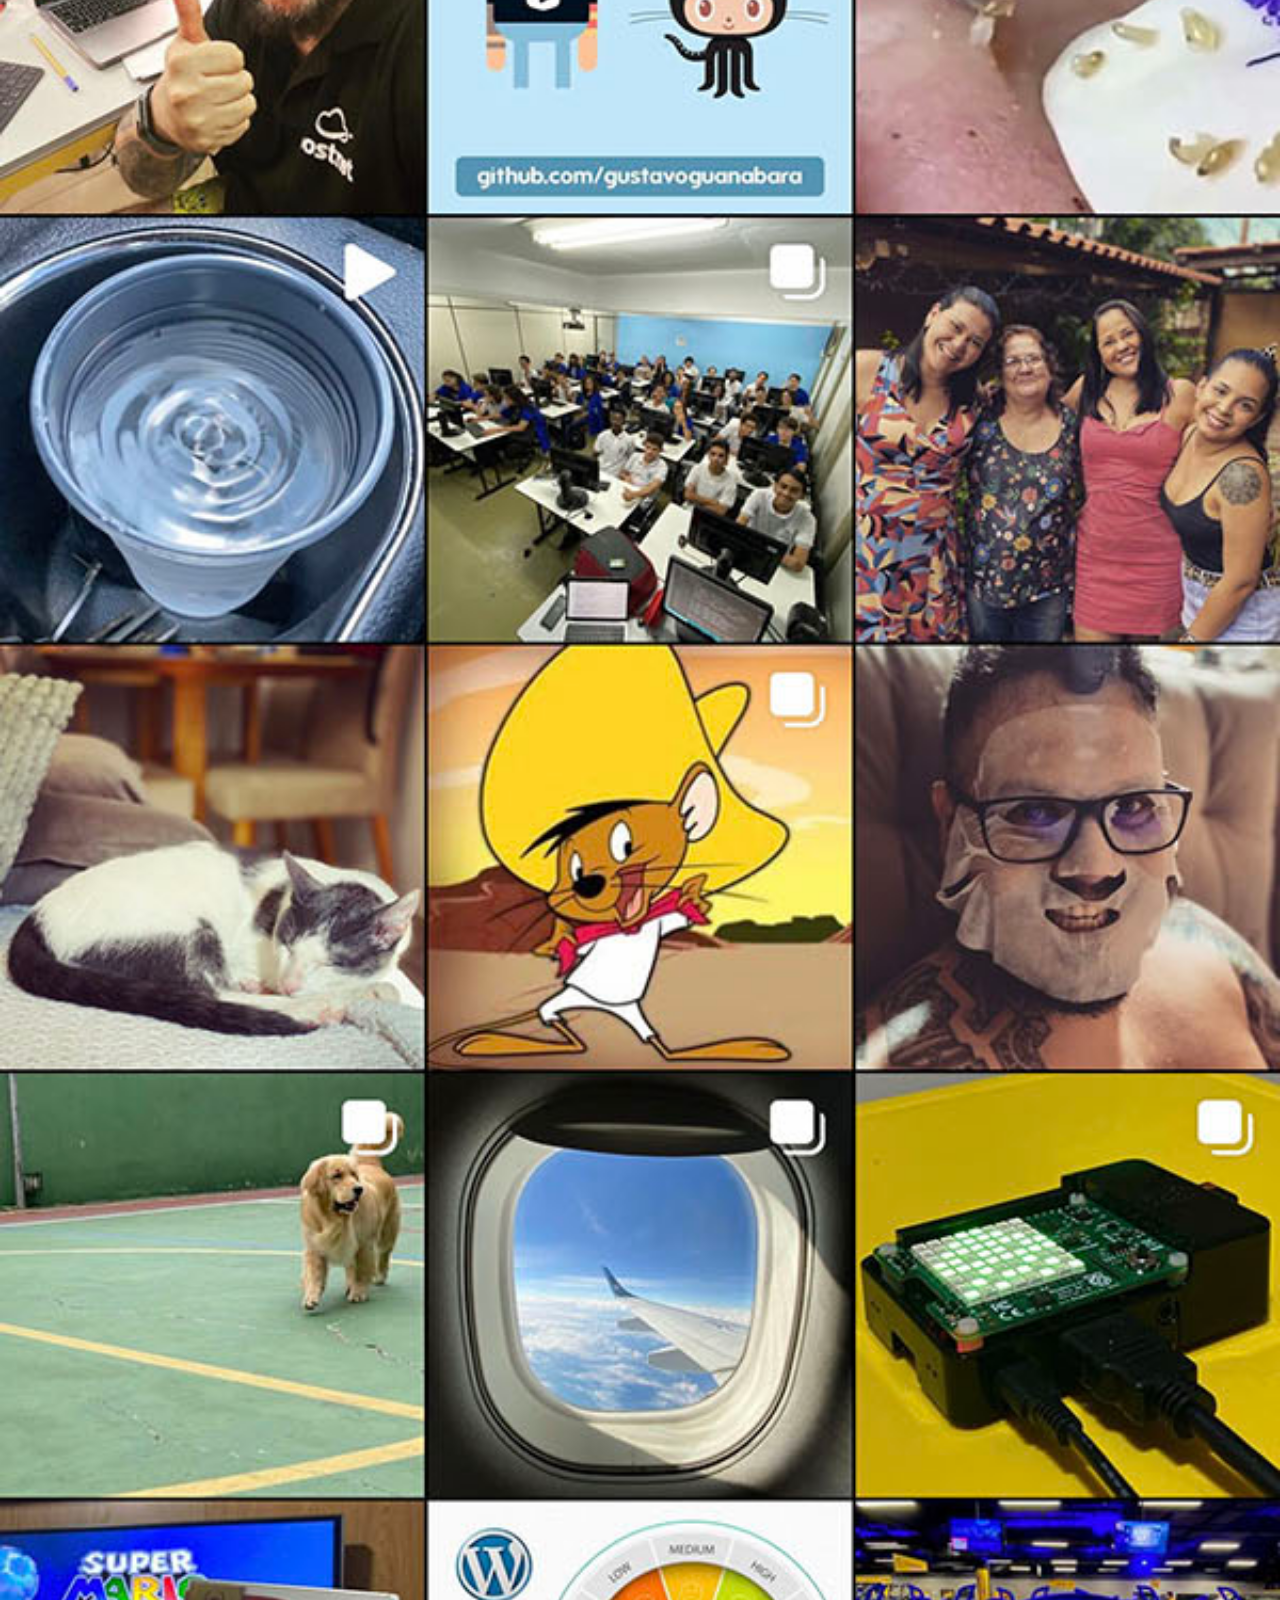
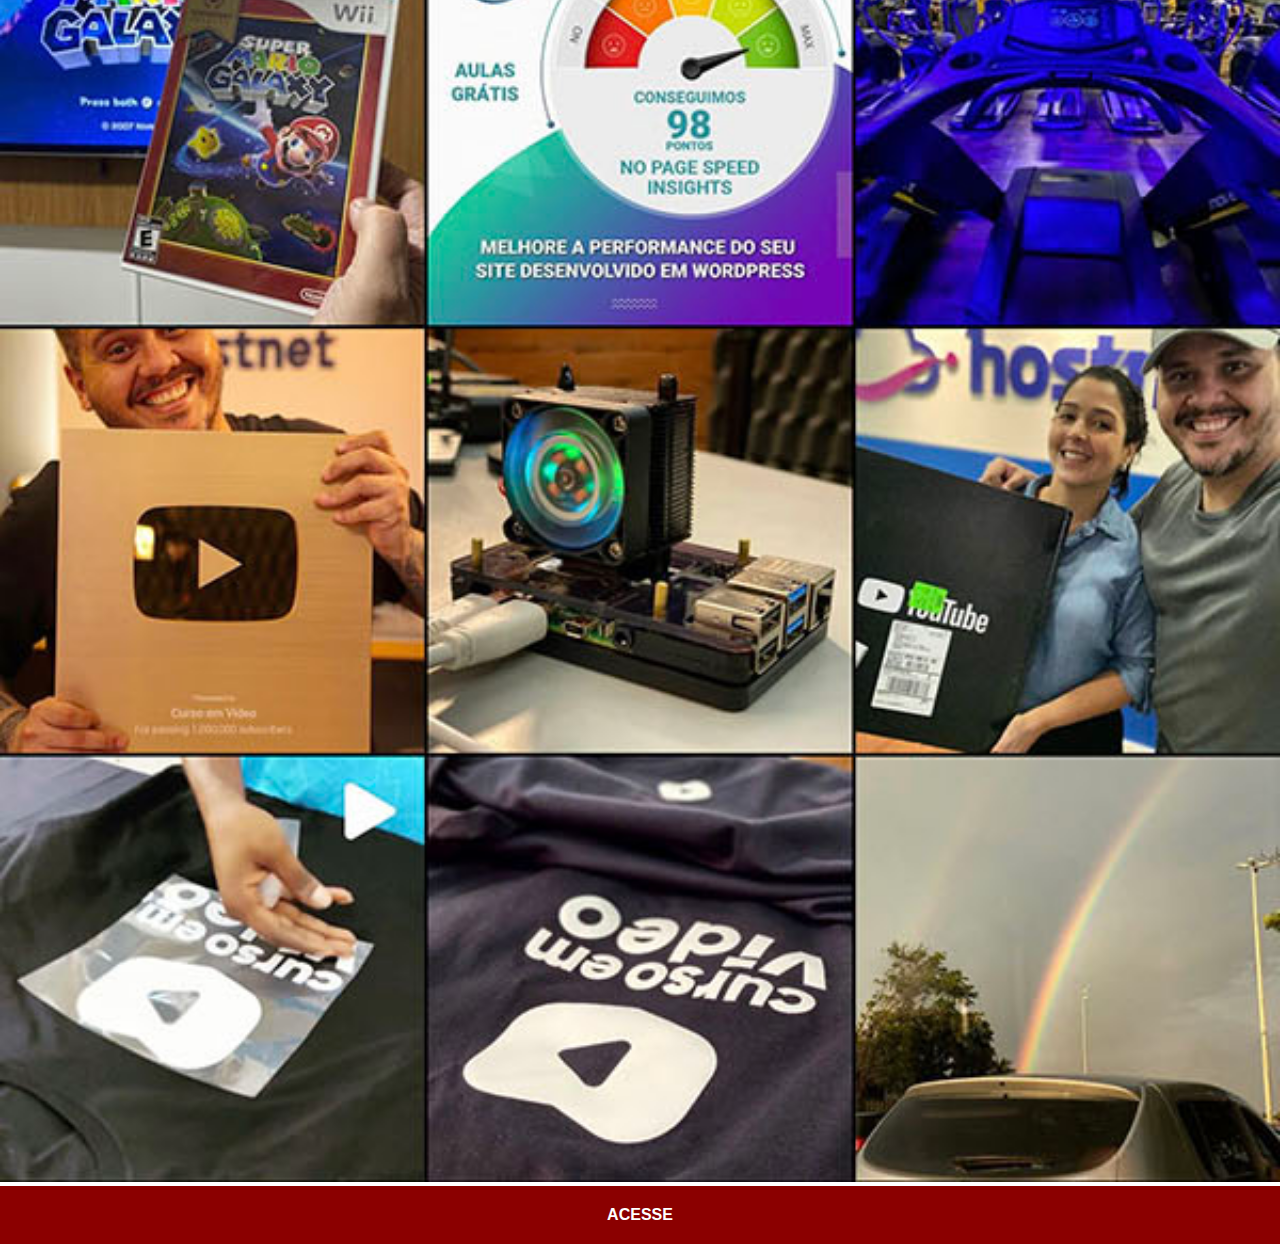
<file: instagram.html>
<!DOCTYPE html>
<html lang="pt-br">
<head>
    <meta charset="UTF-8">
    <meta http-equiv="X-UA-Compatible" content="IE=edge">
    <meta name="viewport" content="width=device-width, initial-scale=1.0">
    <link rel="stylesheet" href="estilos/social.css">
    <title>Instagram</title>
</head>
<body>
    <img src="imagens/tela-instagram.jpg" alt="Instagram">
    <a href="https://www.instagram.com/" target="_blank">ACESSE</a>
</body>
</html>
</file>
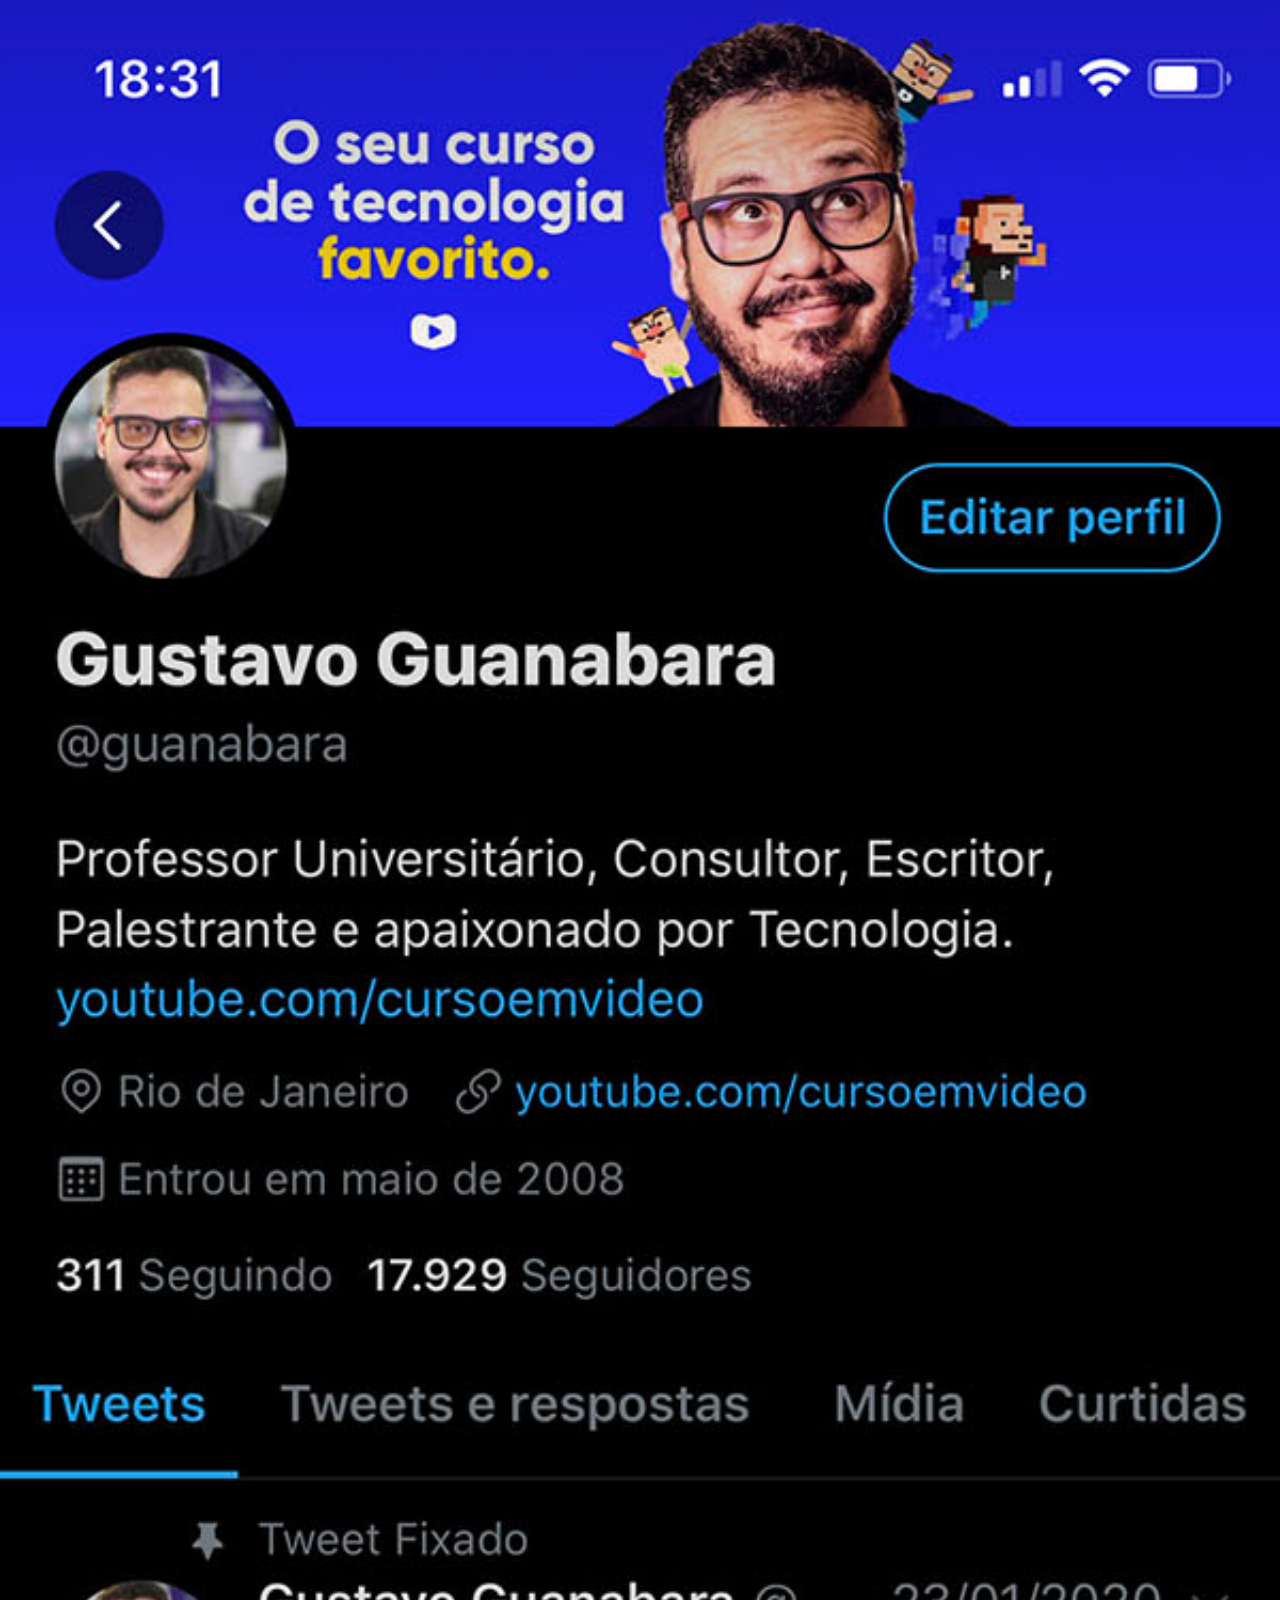
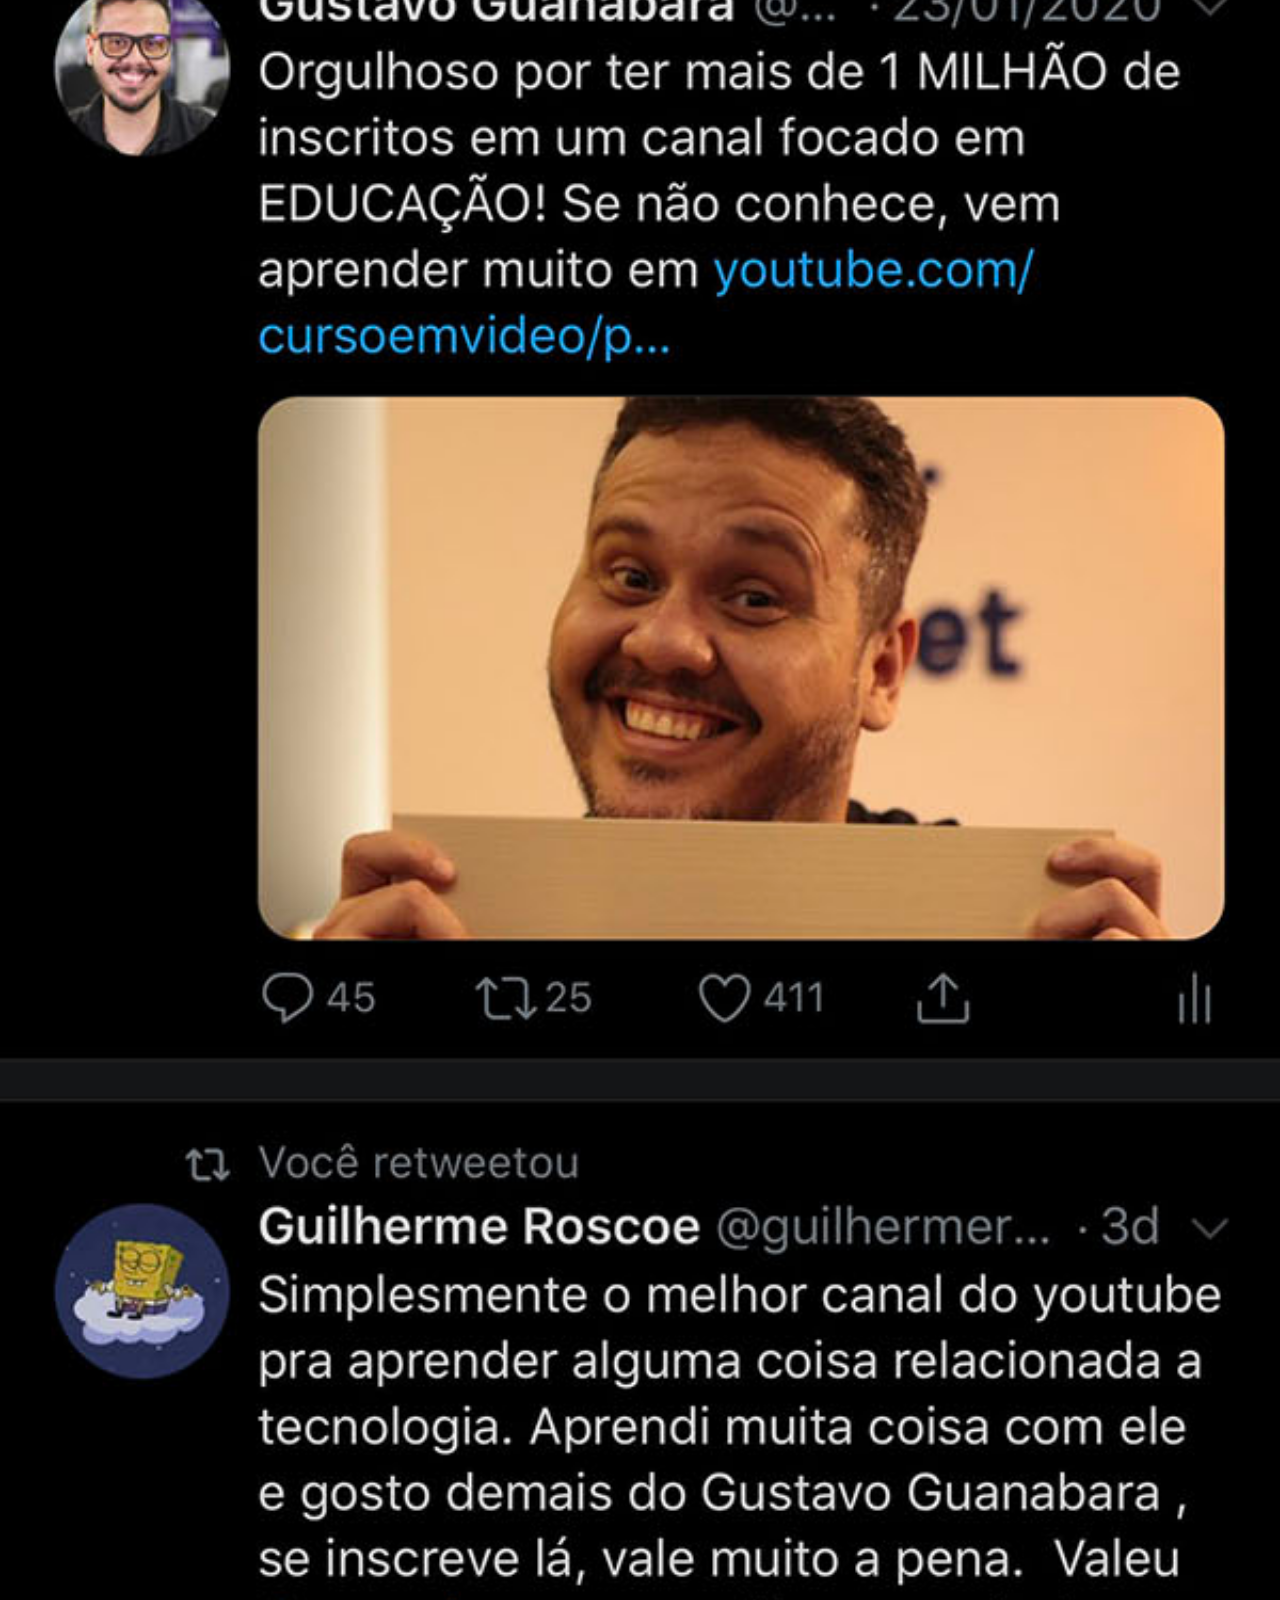
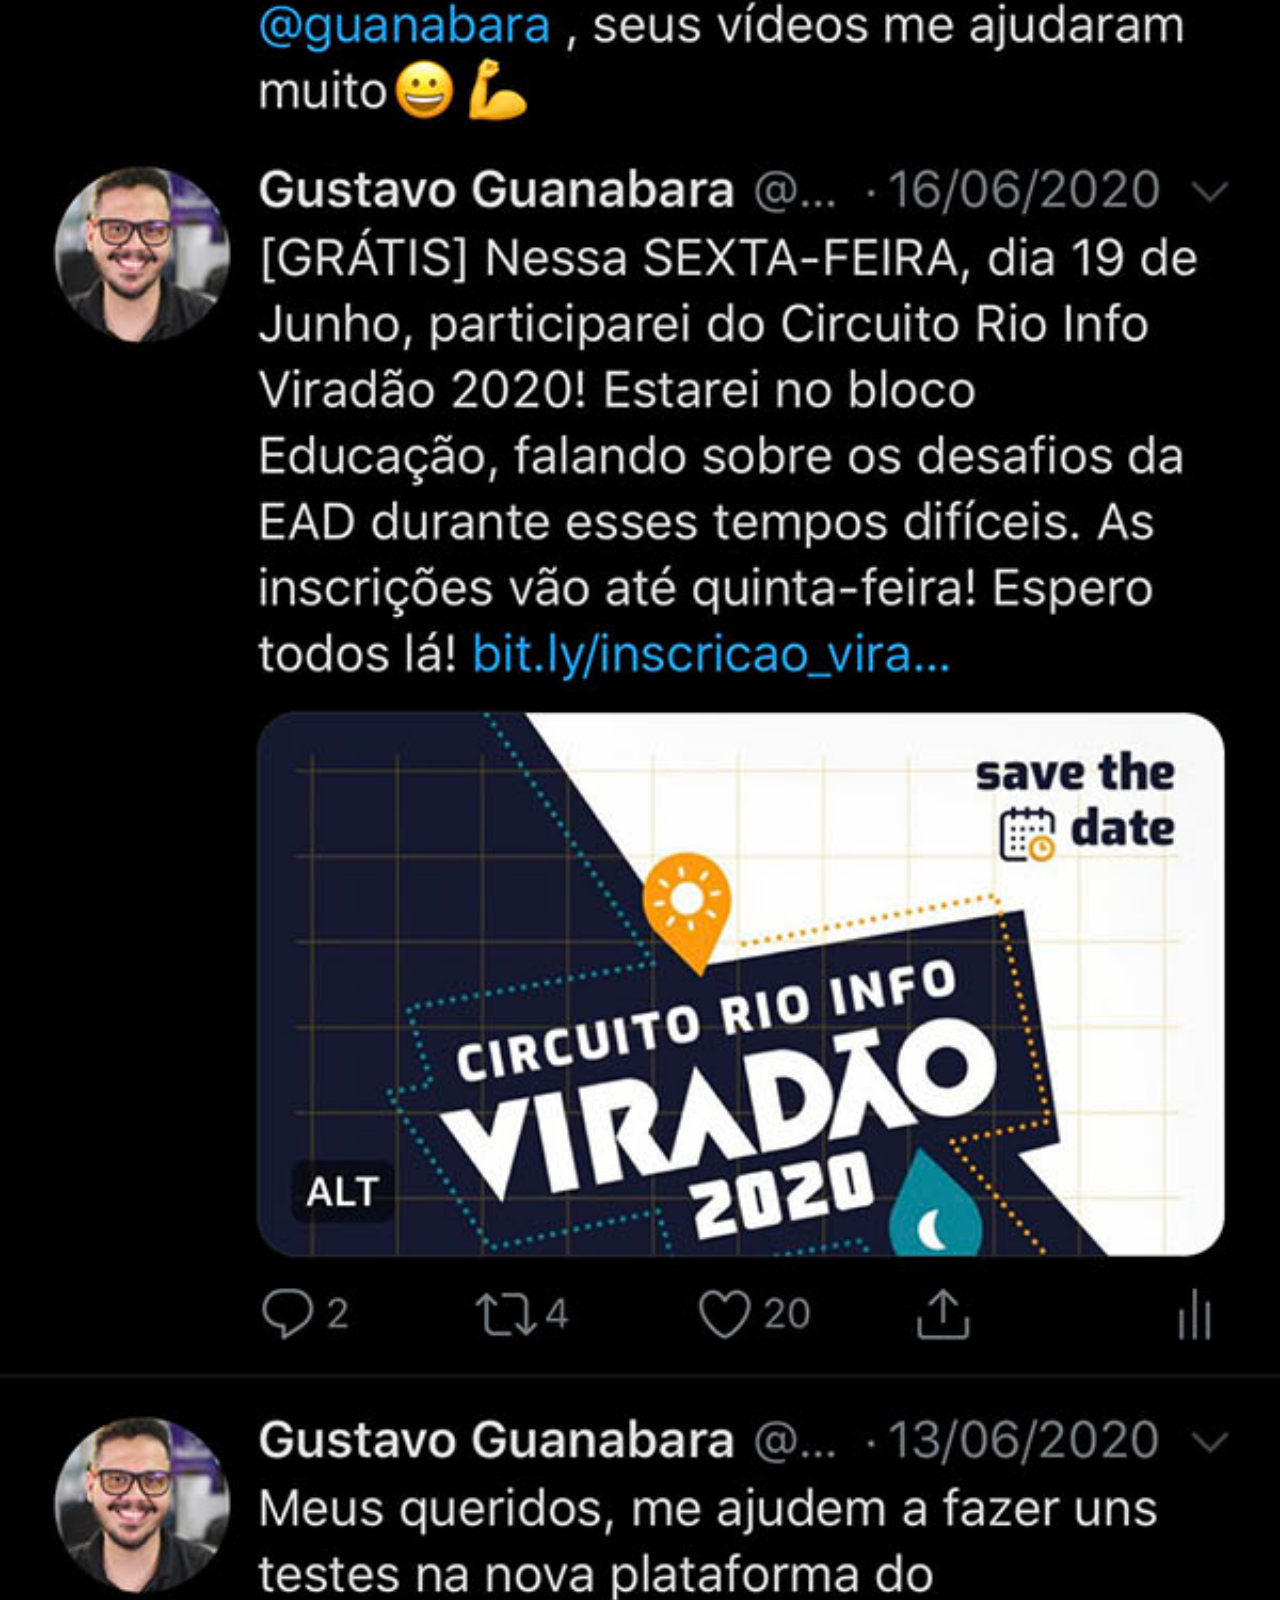
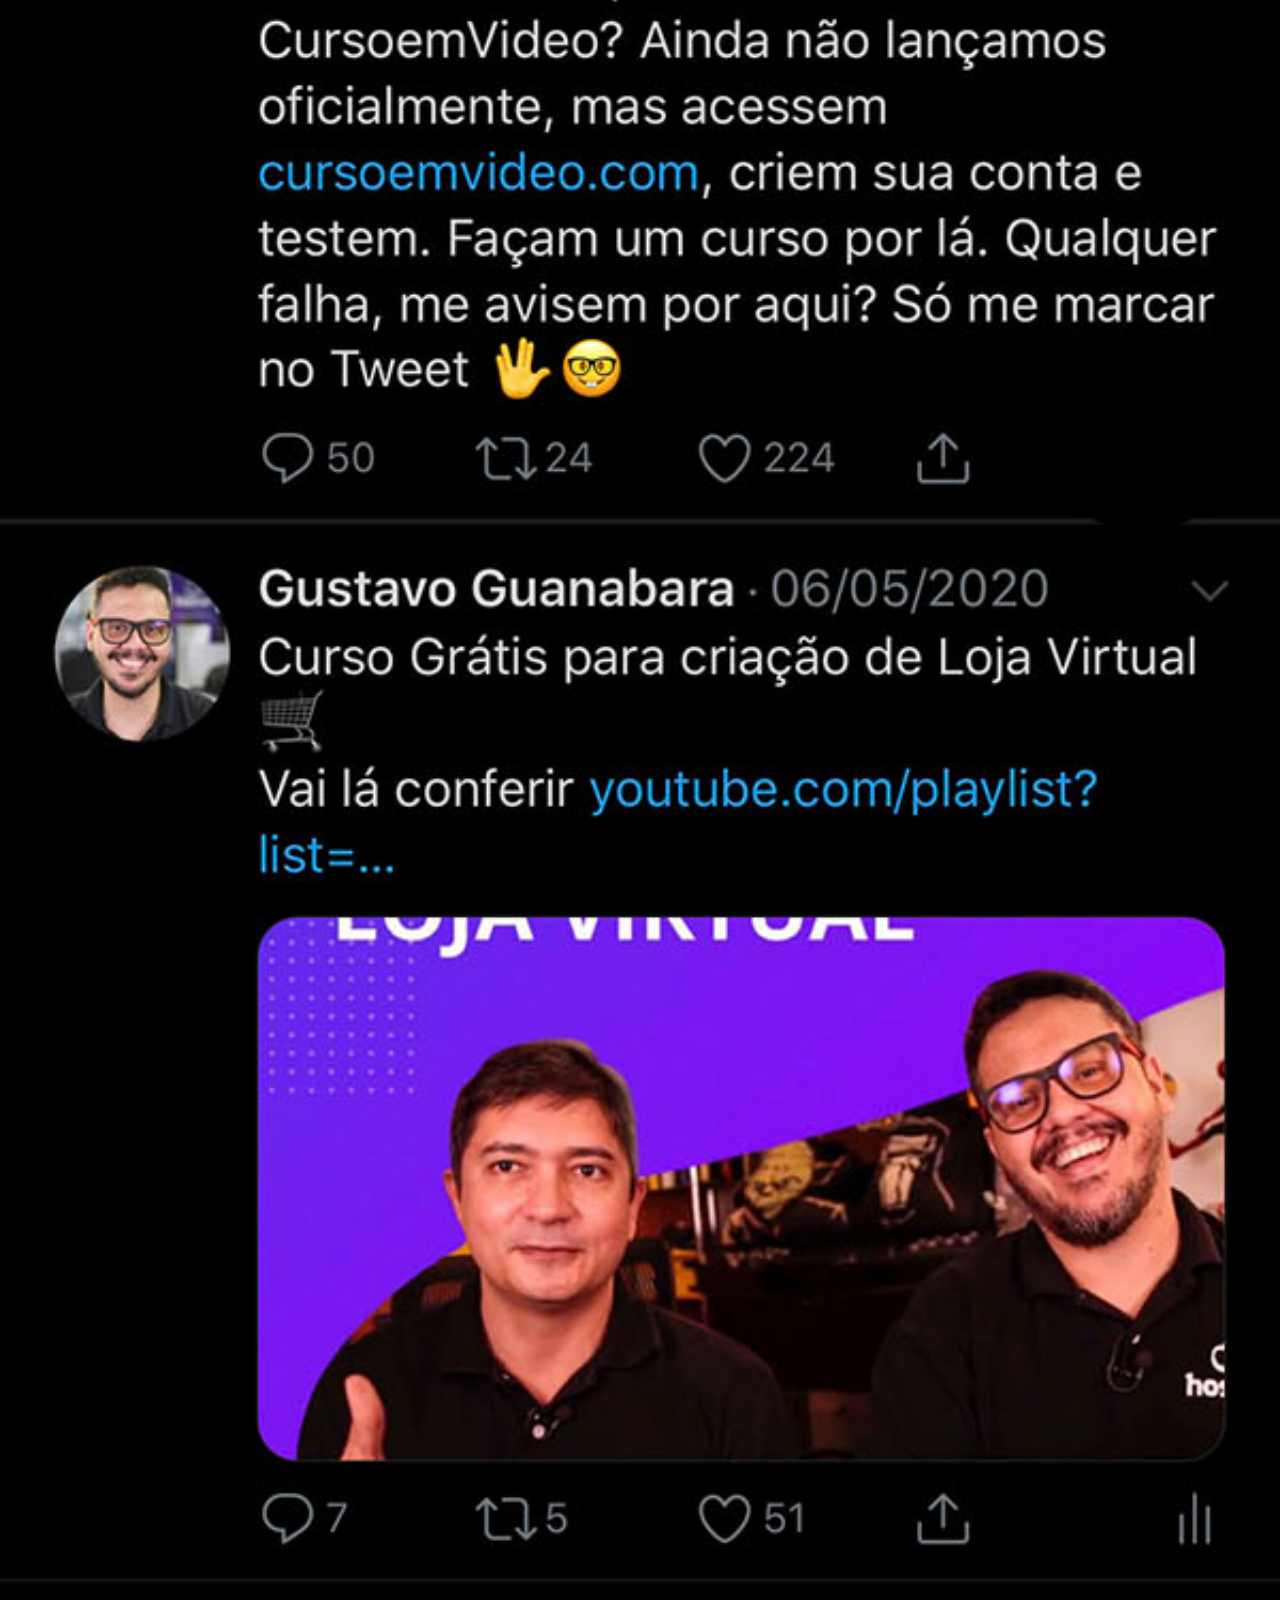
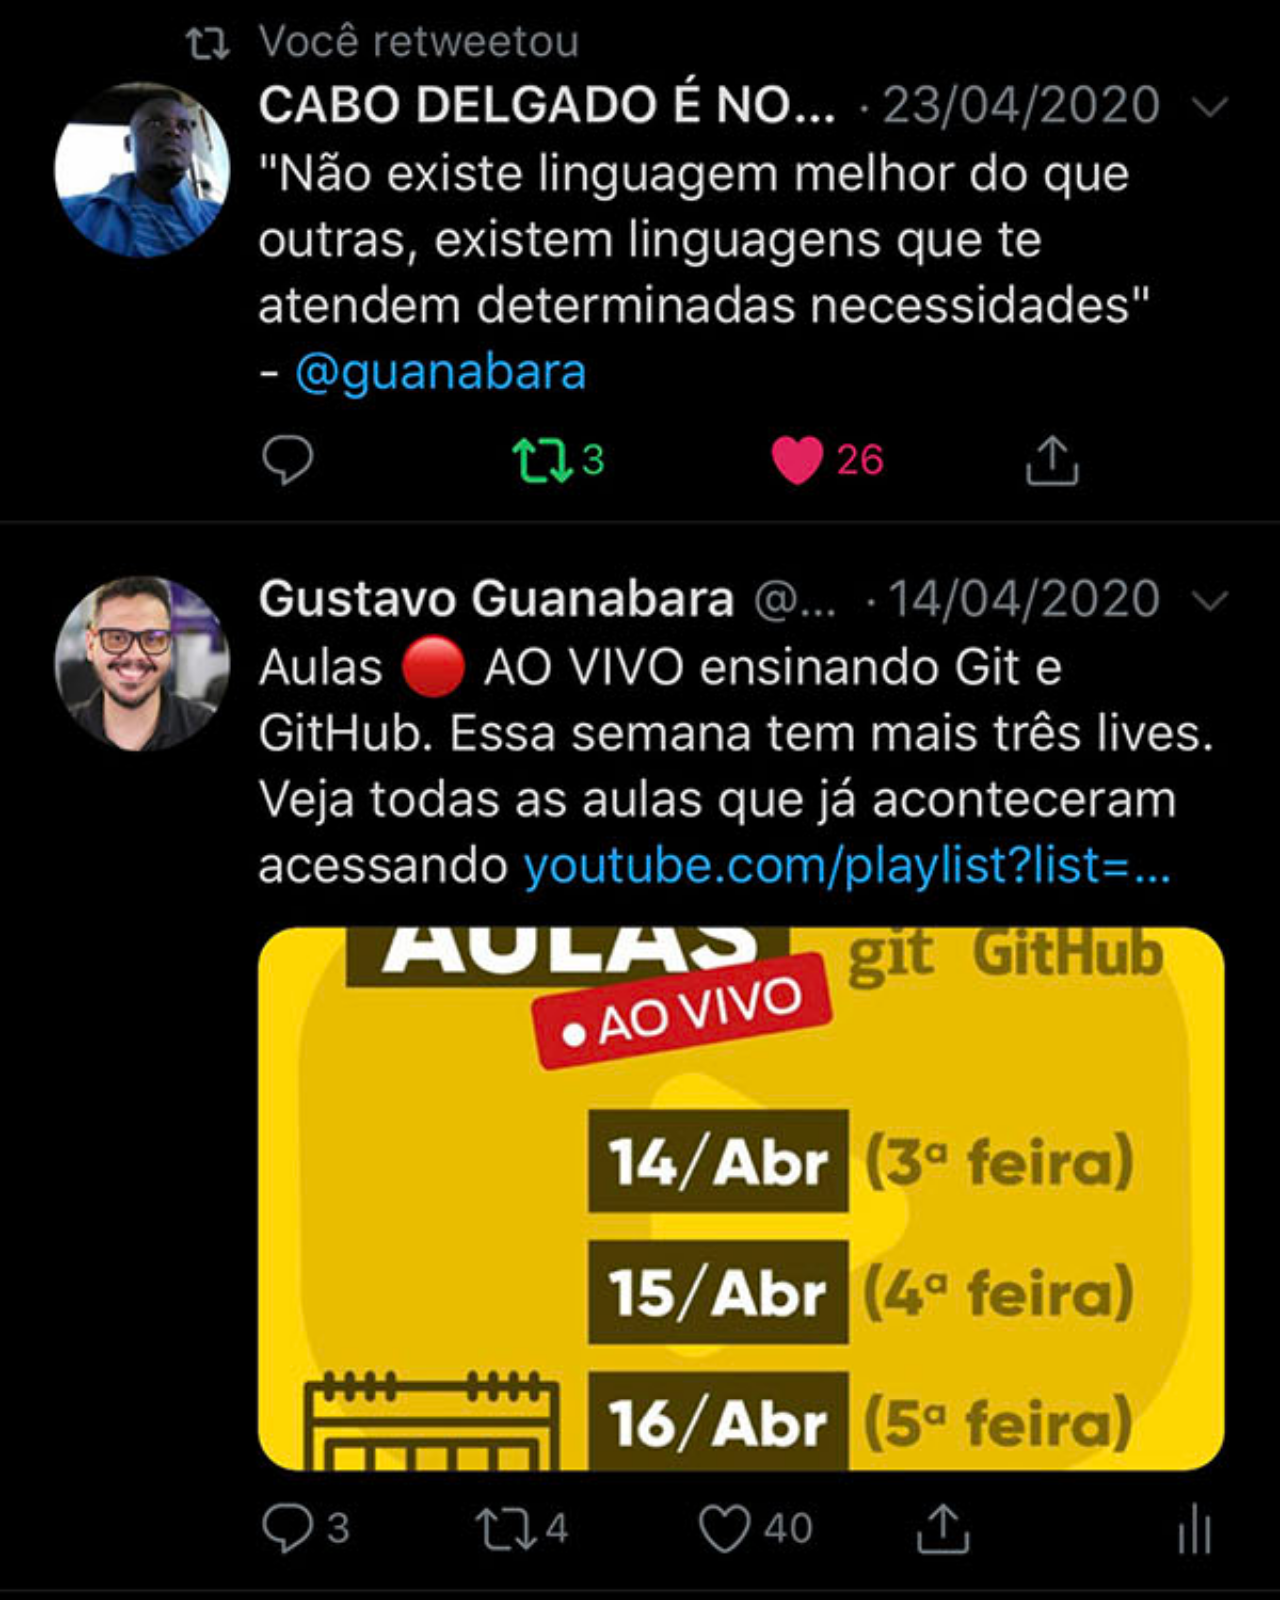
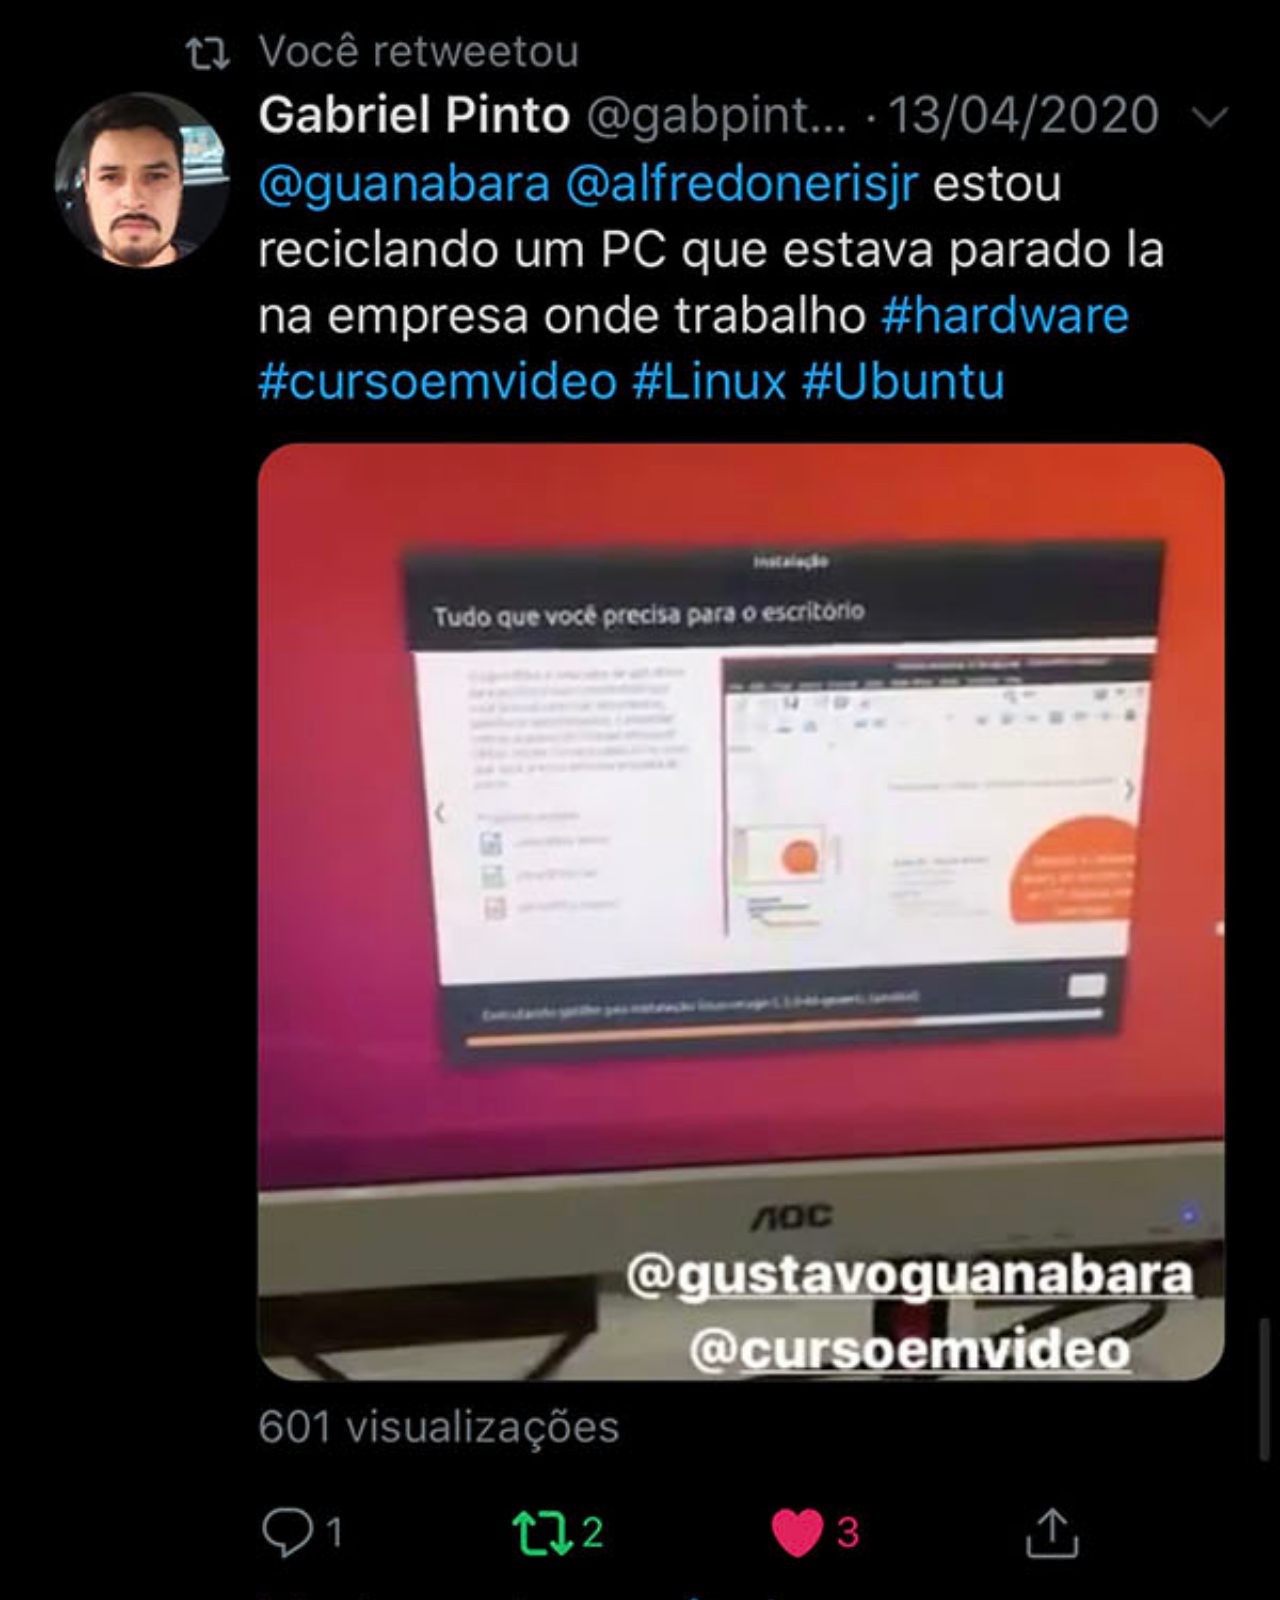
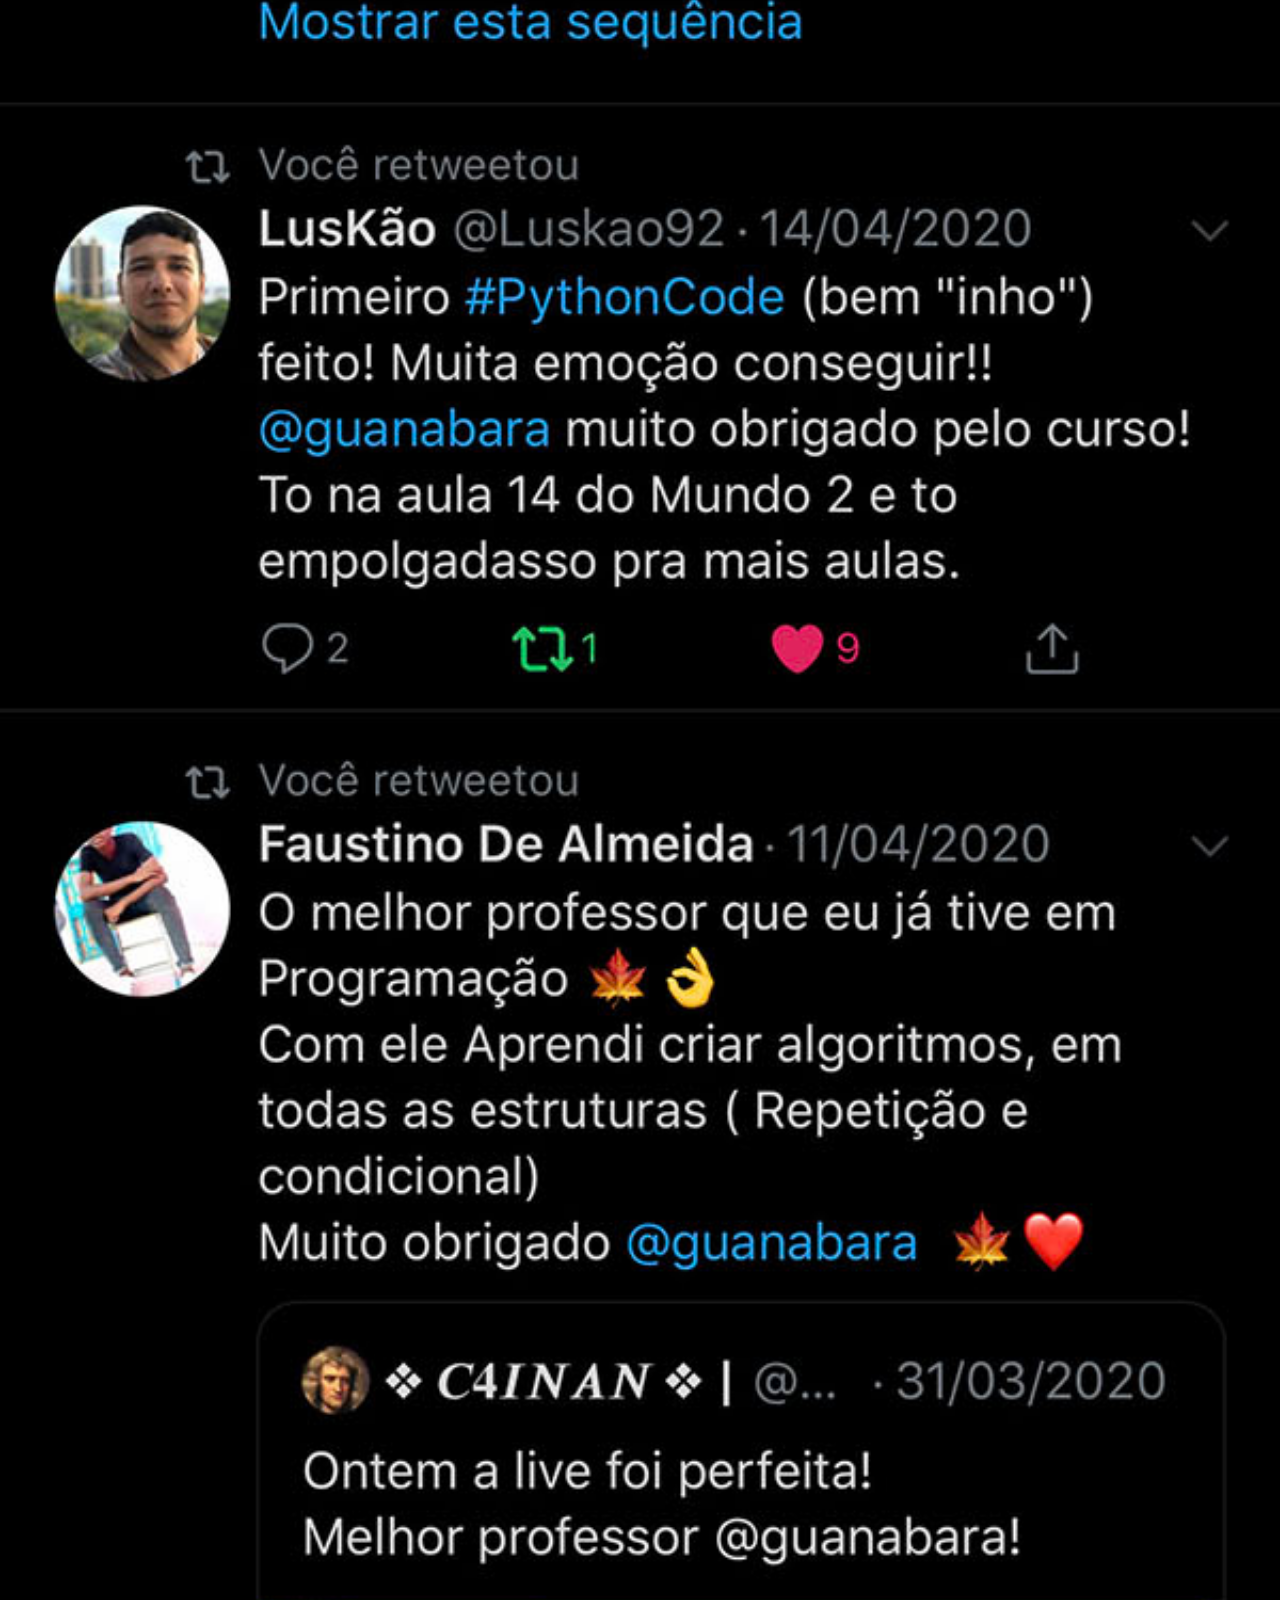
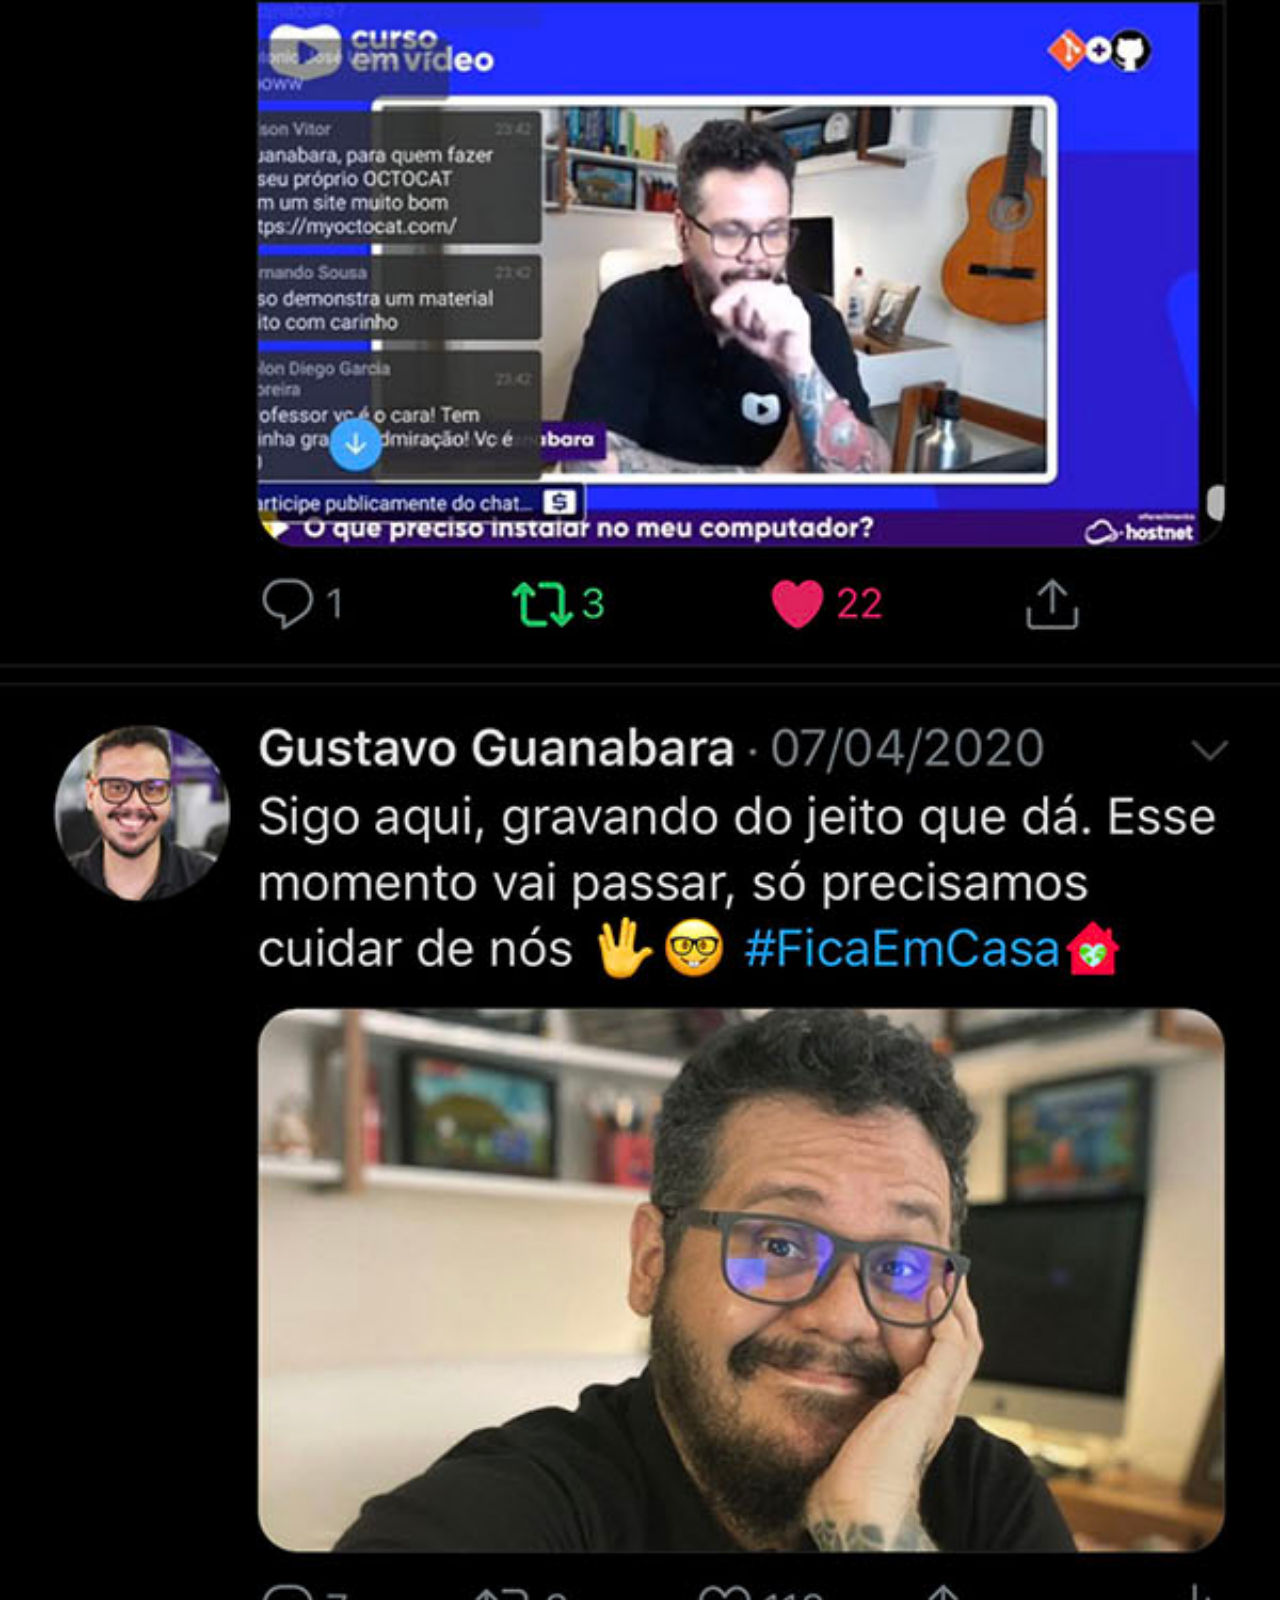
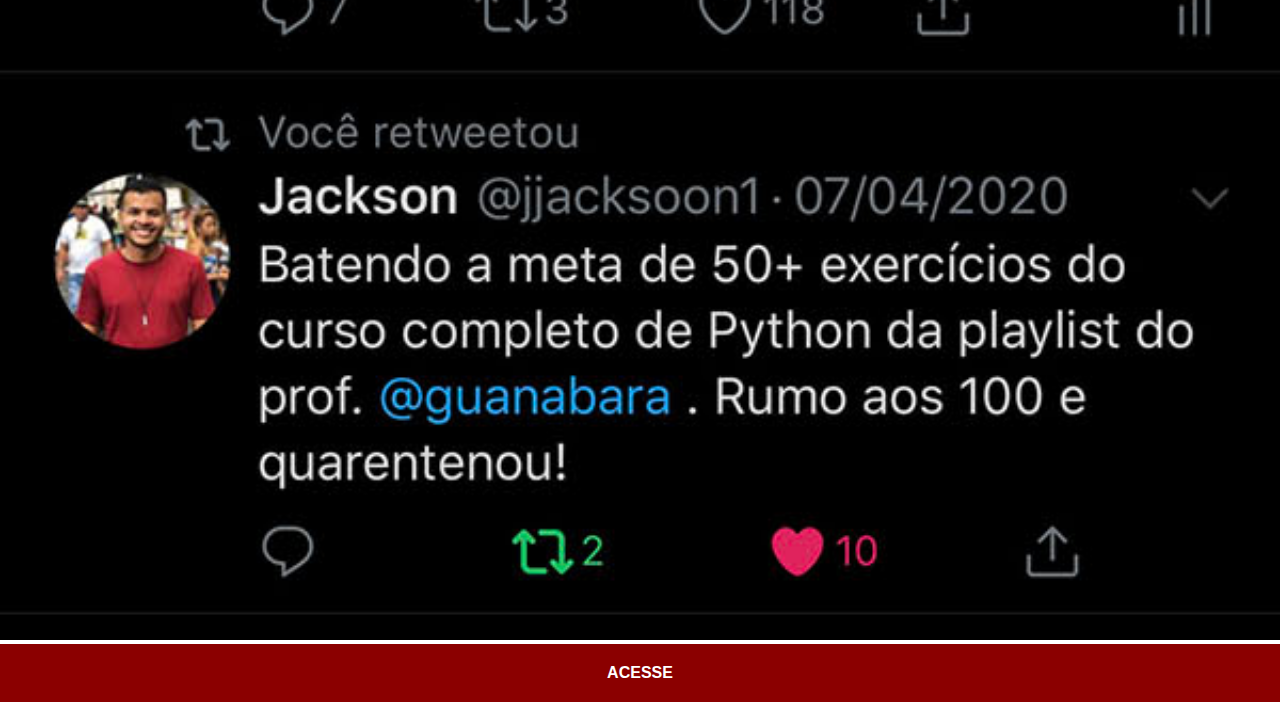
<file: twitter.html>
<!DOCTYPE html>
<html lang="pt-br">
<head>
    <meta charset="UTF-8">
    <meta http-equiv="X-UA-Compatible" content="IE=edge">
    <meta name="viewport" content="width=device-width, initial-scale=1.0">
    <link rel="stylesheet" href="estilos/social.css">
    <title>Twitter</title>
</head>
<body>
    <img src="imagens/tela-twitter.jpg" alt="Twitter">
    <a href="https://twitter.com/JinxJj3" target="_blank">ACESSE</a>
</body>
</html>
</file>
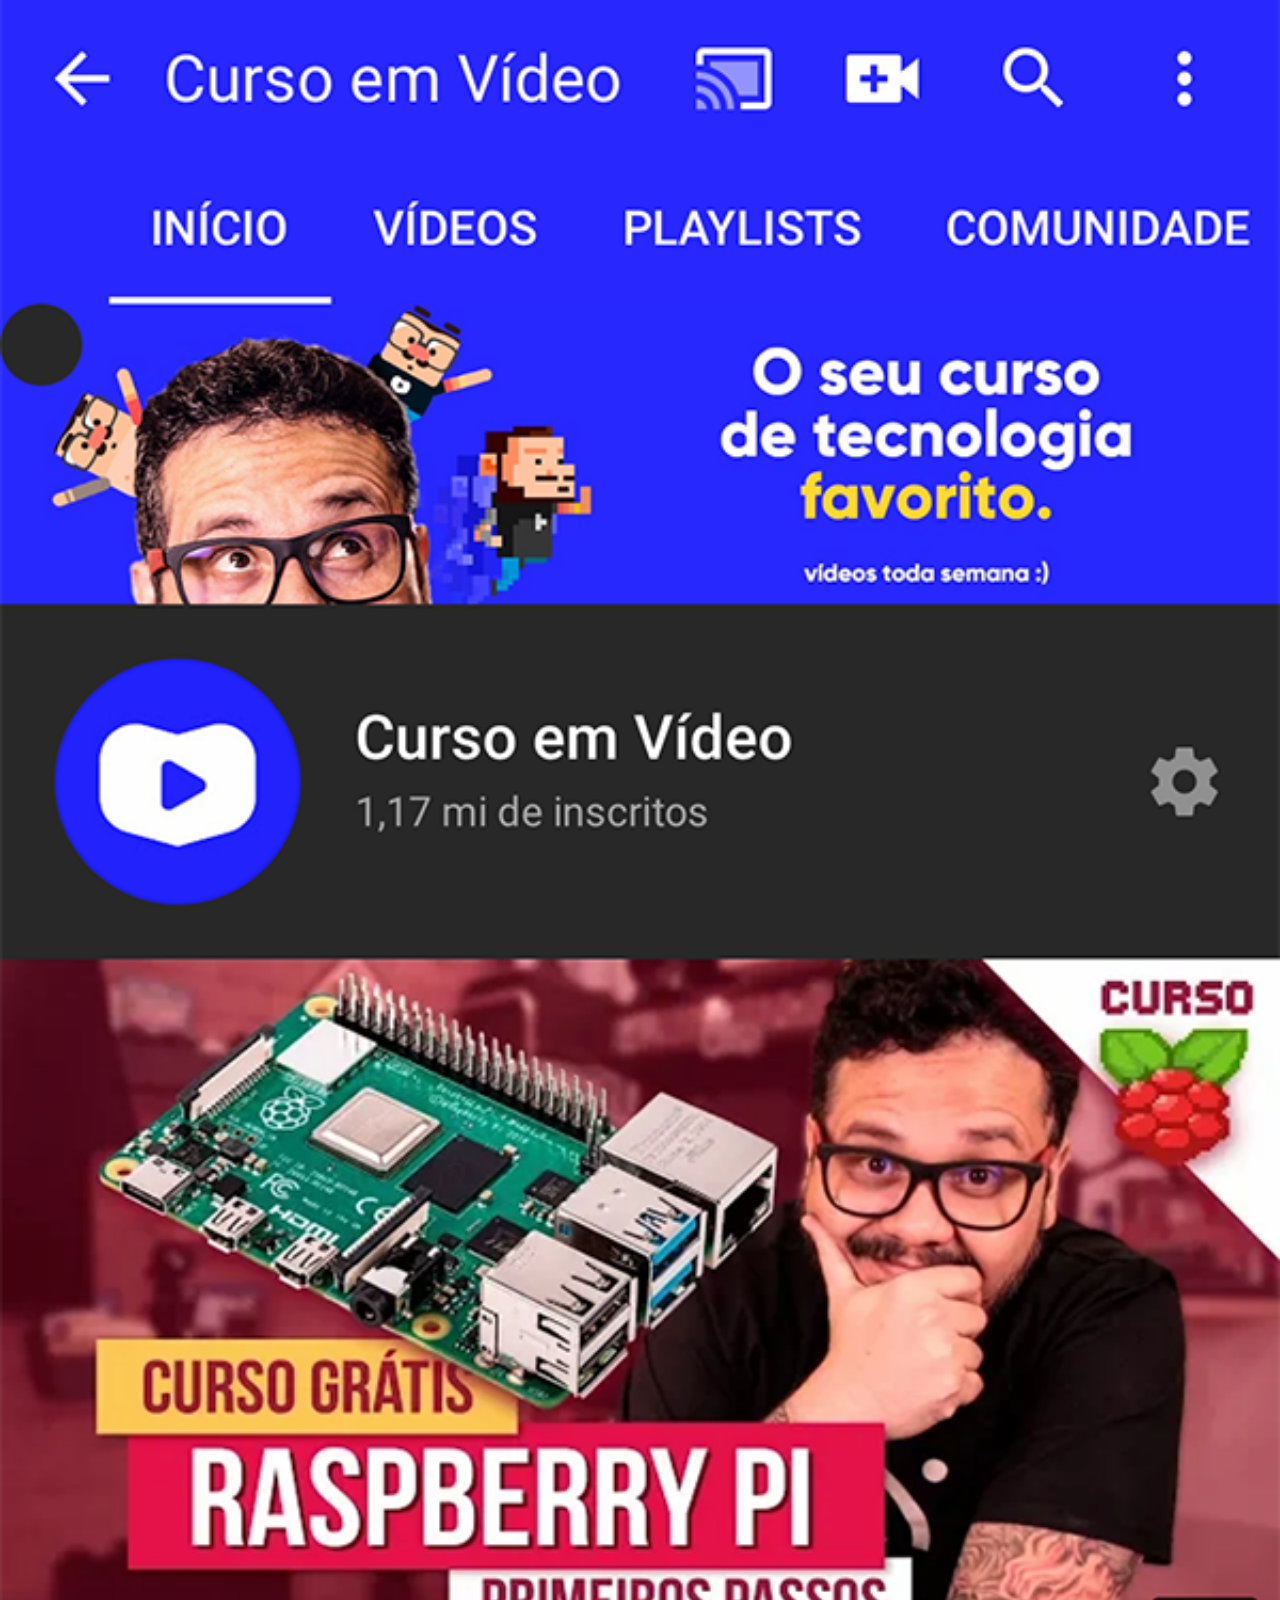
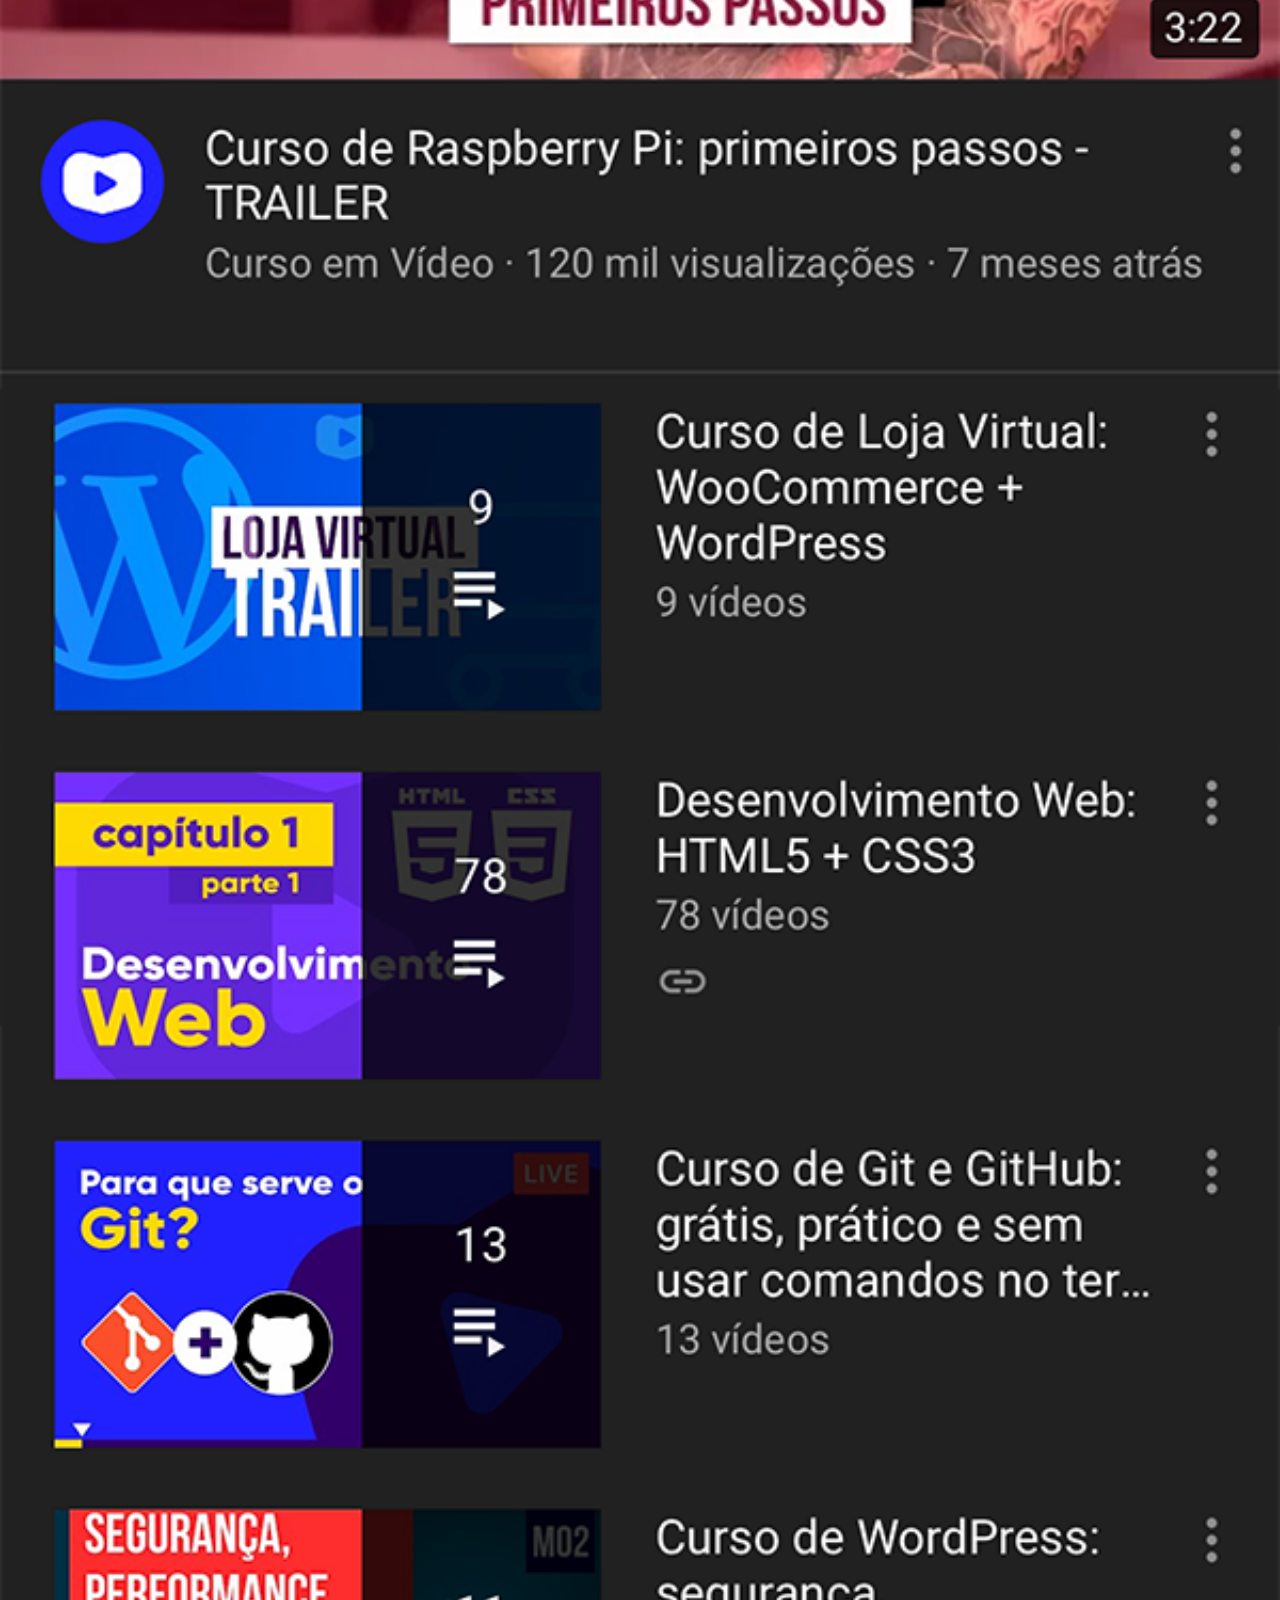
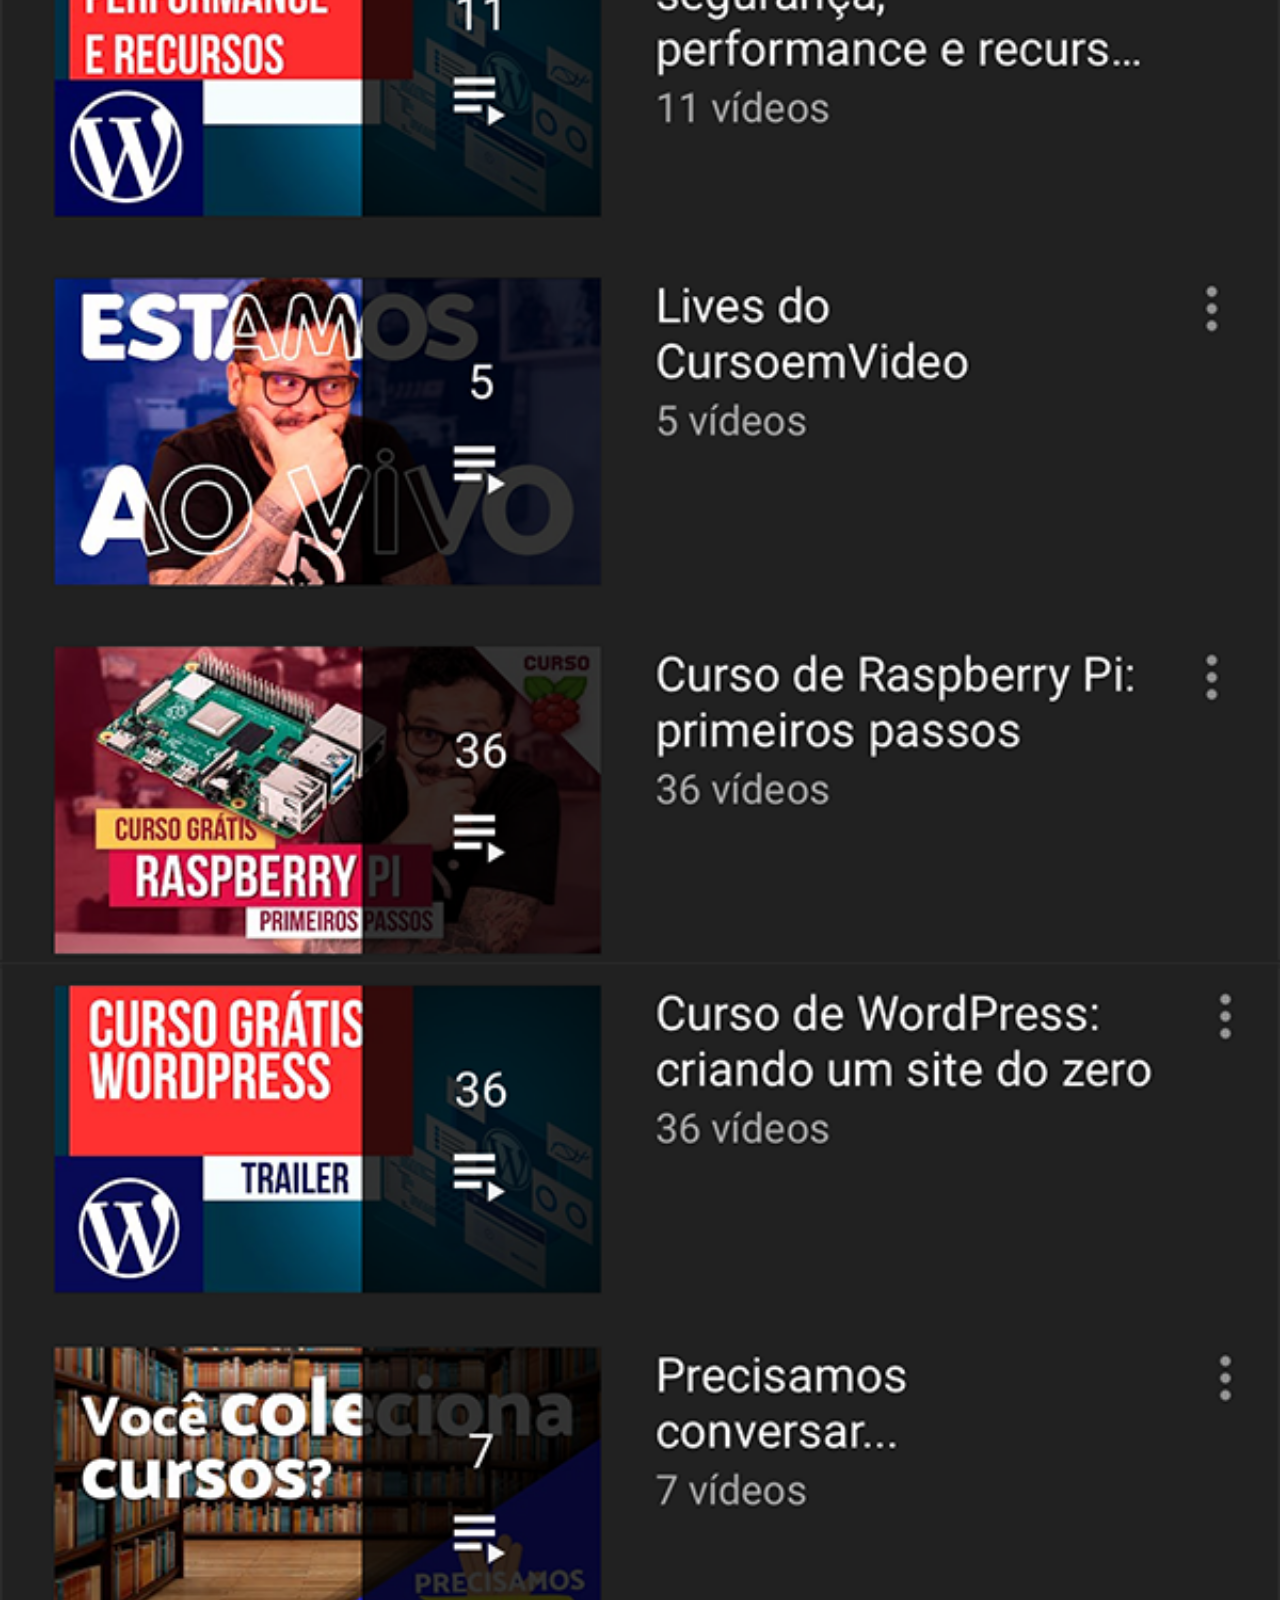
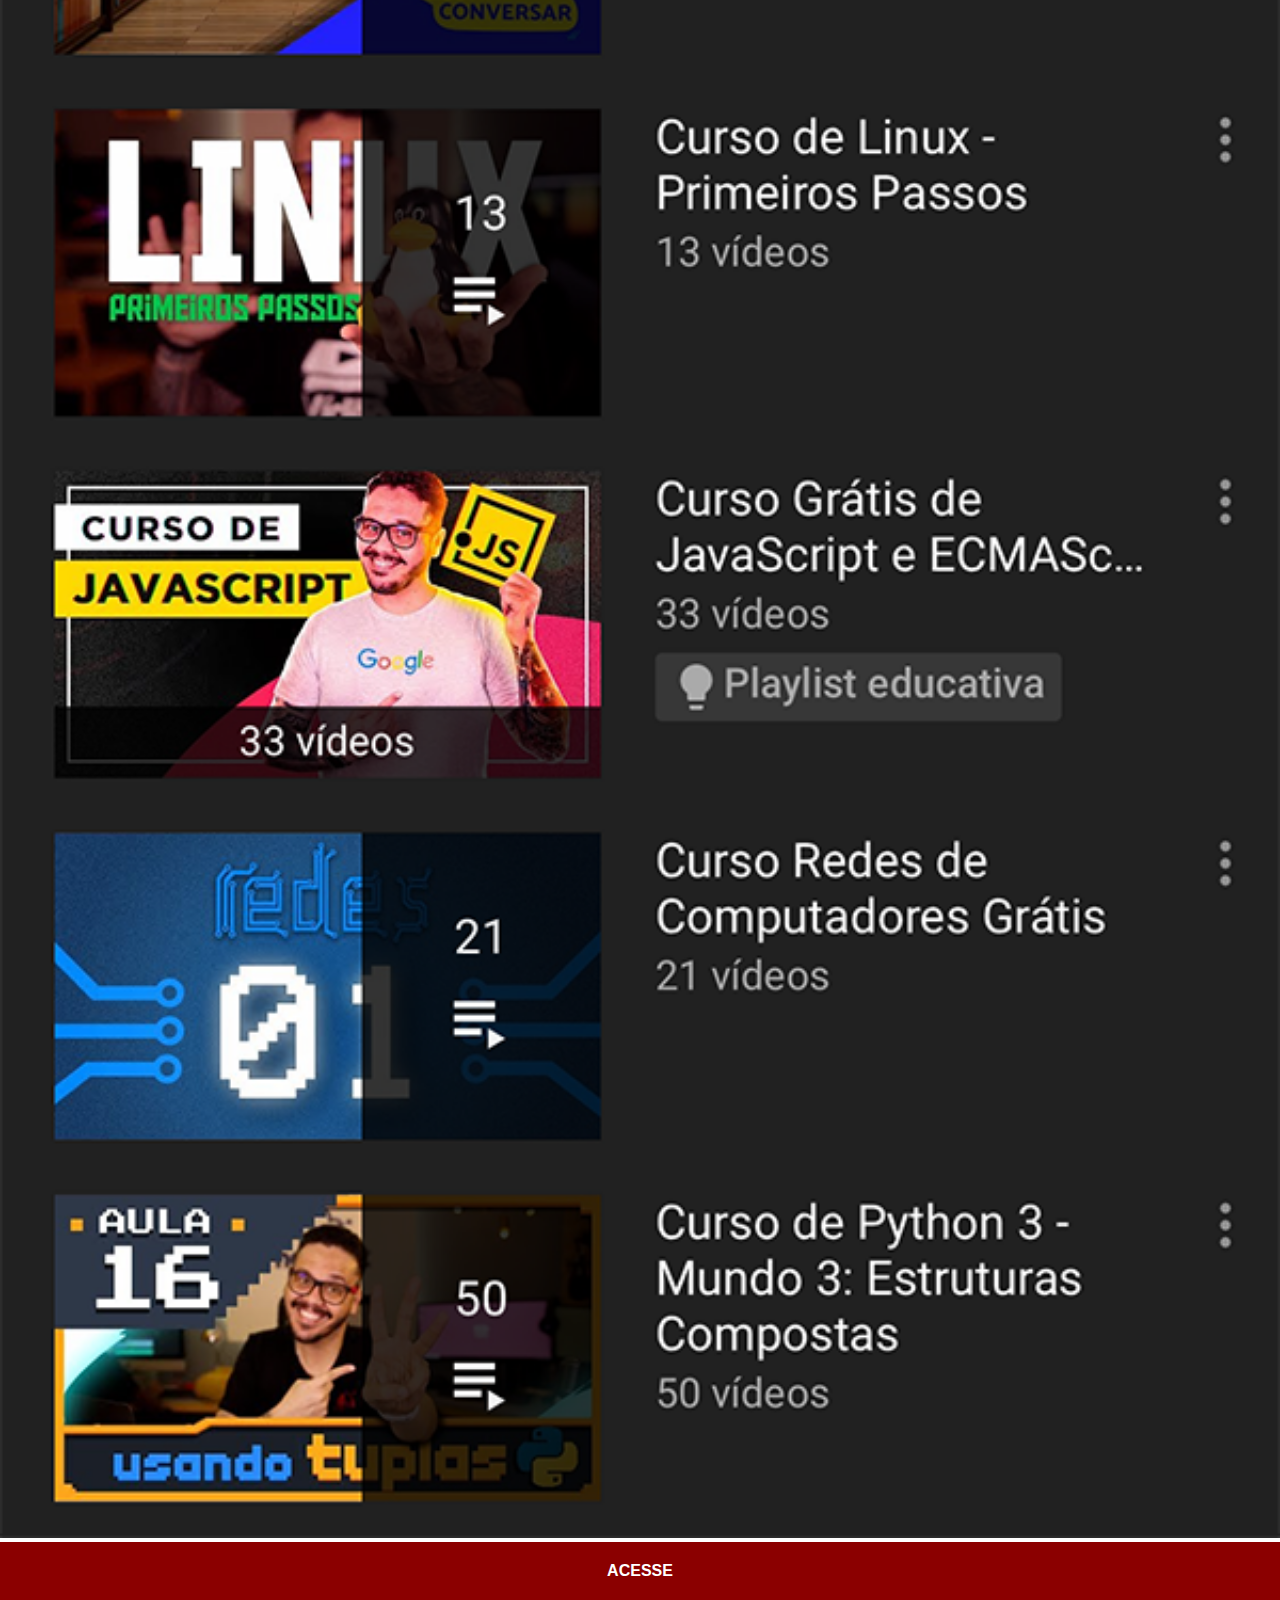
<file: youtube.html>
<!DOCTYPE html>
<html lang="pt-br">
<head>
    <meta charset="UTF-8">
    <meta http-equiv="X-UA-Compatible" content="IE=edge">
    <meta name="viewport" content="width=device-width, initial-scale=1.0">
    <link rel="stylesheet" href="estilos/social.css">
    <title>YouTube</title>
</head>
<body>
    <img src="imagens/tela-youtube.png" alt="YouTube">
    <a href="https://www.youtube.com/channel/UCMzIVnQ0xdaw05ZTTpdCr_A" target="_blank">ACESSE</a>
</body>
</html>
</file>
<file: estilos/style.css>
@charset "UTF-8";

*{
    margin: 0px;
    padding: 0px;
    font-family: Arial, Helvetica, sans-serif;
}

html, body{
    height: 100vh;
    width: 100vw;
    background-color: black;
}

body{
    background: url(../imagens/fundo-madeira.jpg) no-repeat top center;
    background-size: cover;
    background-attachment: fixed;
}

main{
    position: relative;
    height: 100vh;
}

section#telefone{
    position: absolute;
    top: 50%;
    left: 50%;
    transform: translate(-50%, -50%);

    height: 627px;
    width: 311px;
    background:  url(../imagens/frame-iphone.png) no-repeat;
}

iframe#tela {
    position: relative;
    top: 80px;
    left: 22px;
    width: 267px;
    height: 471px;
}


section#redes-sociais{
    text-align: right;
}

section#redes-sociais img {
    width: 50px;
    margin: 10px;
    border-radius: 50%;
    box-shadow: 2px 2px 5px rgba(0, 0, 0, 0.76);
    box-sizing: border-box;
    
}

section#redes-sociais img:hover{
    border: 2px solid rgba(255, 255, 255, 0.637);
    transform: translate(-4px, -4px);
    box-shadow: 5px 5px 10px black;
    transition: transform 0.3s, border 1s;

}
</file>
<file: estilos/social.css>
@charset "UTF-8";
* {
    margin: 0px;
    padding: 0px;
    font-family: Arial, Helvetica, sans-serif;
}

::-webkit-scrollbar {
    width: 0px;
    height: 0px;
}

img {
    width: 100vw;
}

a {
    display: block;
    background-color: darkred;
    color: white;
    padding: 20px;
    text-align: center;
    font-weight: bolder;
    text-decoration: none;
}

a:hover {
    background-color: red;
}
</file>
